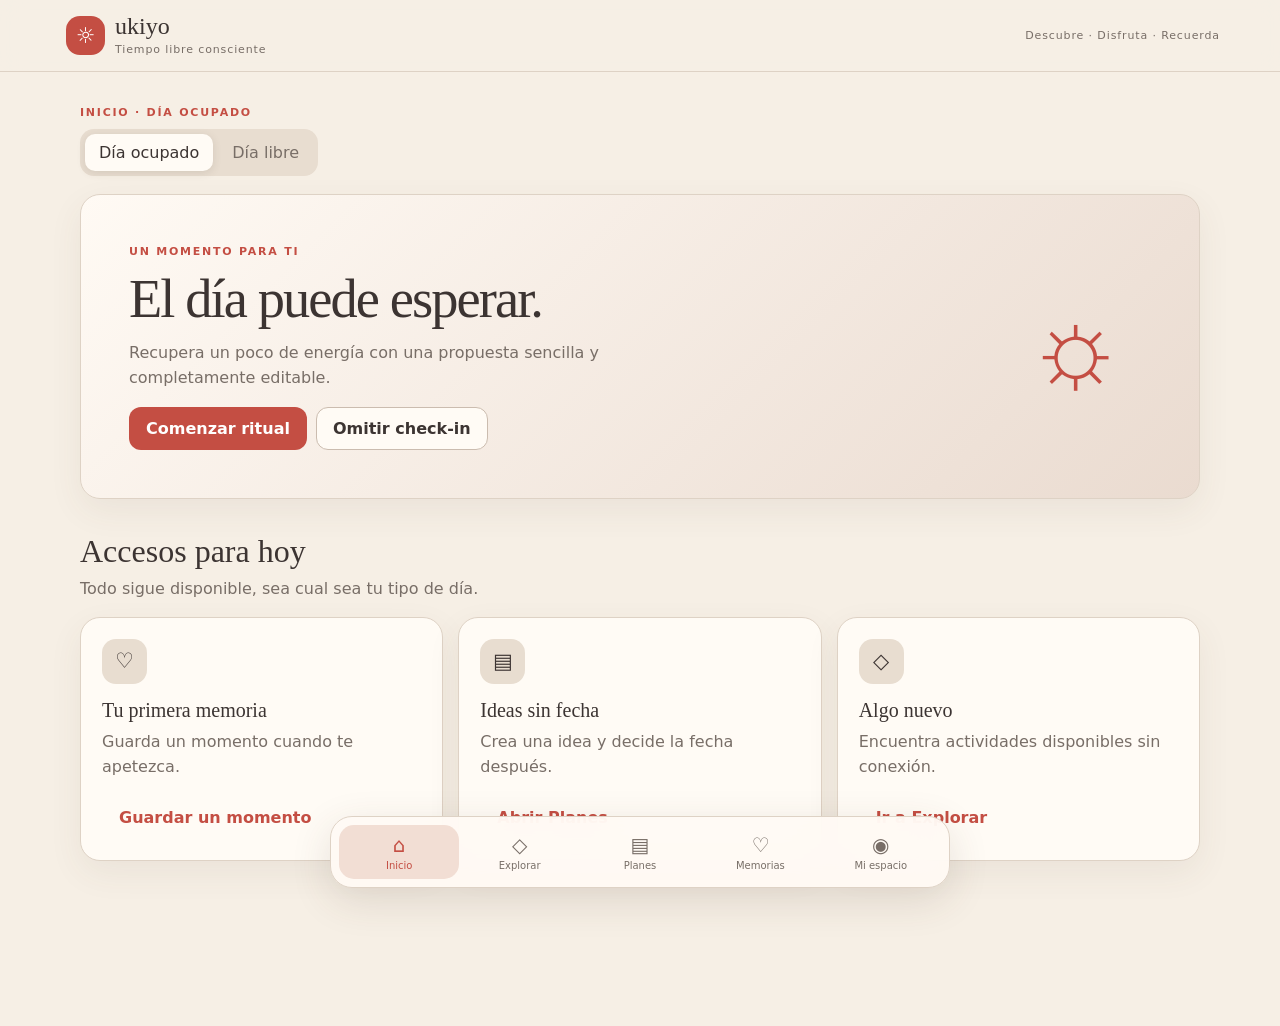
<file: index.html>
<!doctype html>
<html lang="es">
<head>
  <meta charset="utf-8">
  <meta name="viewport" content="width=device-width,initial-scale=1,viewport-fit=cover">
  <meta name="theme-color" content="#F6EFE5">
  <meta name="description" content="Ukiyo — Tiempo libre consciente">
  <title>Ukiyo — Tiempo libre consciente</title>
  <link rel="icon" href="./assets/icons/favicon.svg" type="image/svg+xml">
  <link rel="manifest" href="./manifest.webmanifest">
  <link rel="stylesheet" href="./assets/css/styles.css">
</head>
<body>
  <div id="app" aria-live="polite"></div>
  <div id="modal-root"></div>
  <div id="toast" class="toast" role="status" aria-live="polite"></div>
  <script type="module" src="./assets/js/app.js"></script>
</body>
</html>
</file>
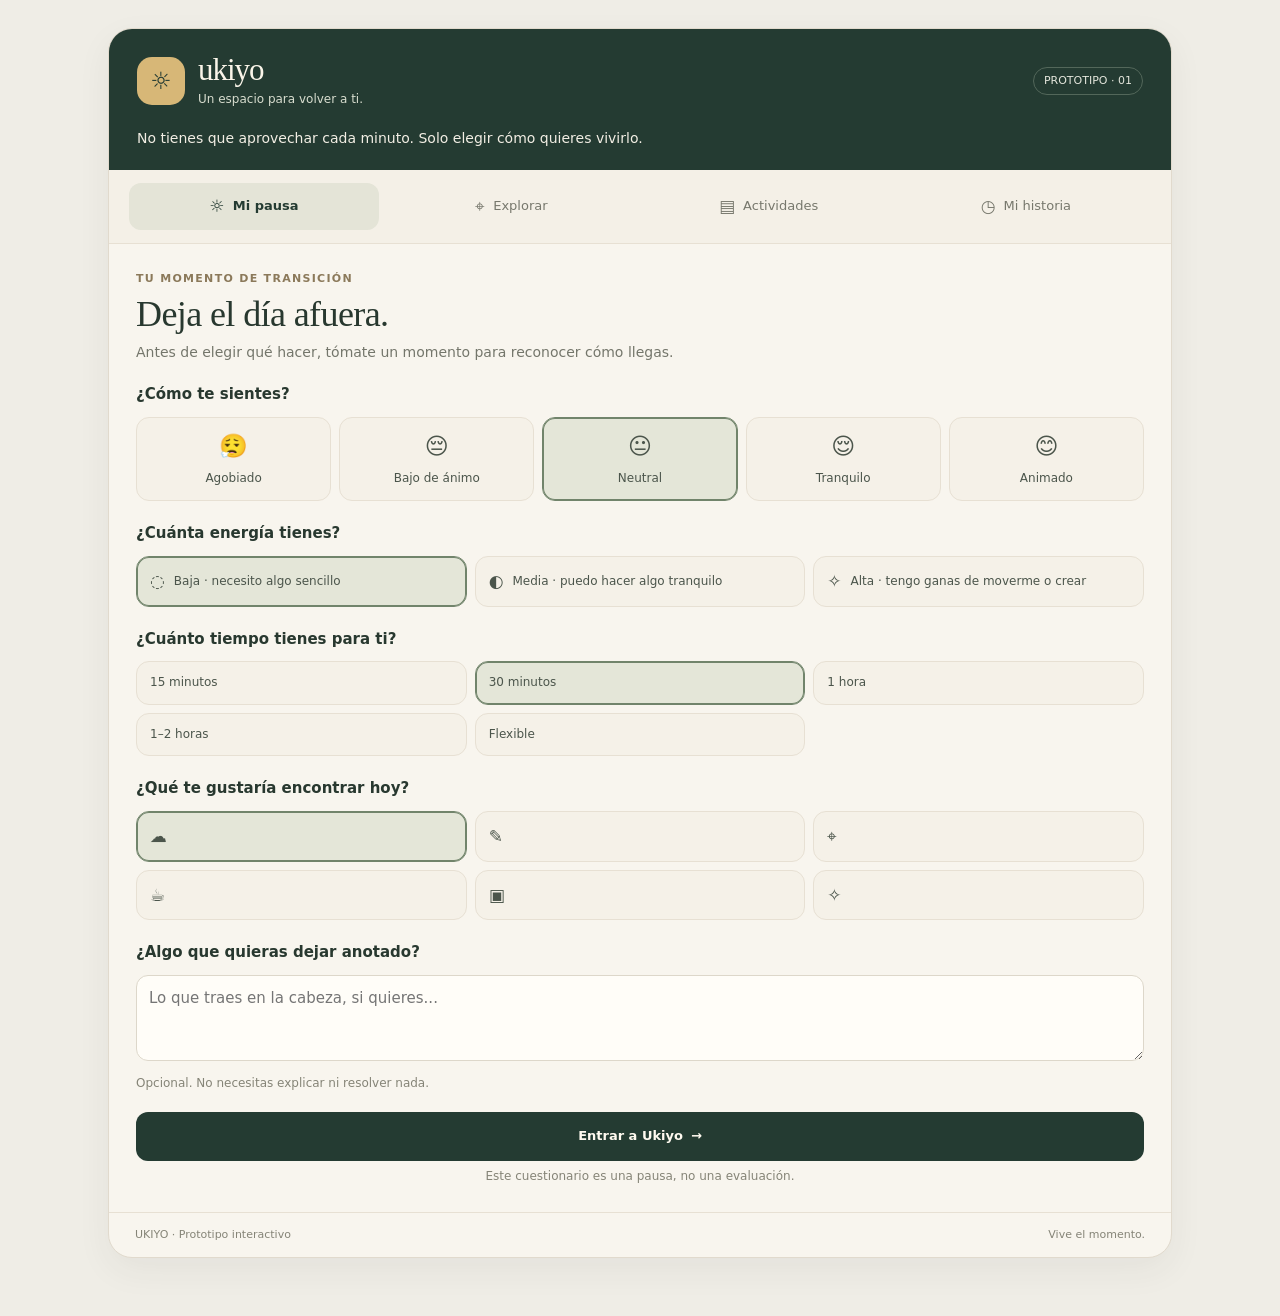
<file: ukiyo_prototipo.html>
<!DOCTYPE html>
<html lang="es">
<head>
<meta charset="UTF-8" />
<meta name="viewport" content="width=device-width, initial-scale=1.0" />
<title>Ukiyo — Un espacio para volver a ti</title>
<style>
:root{--cream:#f8f5ee;--paper:#fffdf8;--green:#243b32;--green2:#526b53;--sage:#e9e9dc;--sage2:#d5d8c7;--gold:#d7b777;--ink:#28382f;--muted:#74766b;--line:#e7e0d3;--shadow:0 12px 35px rgba(45,54,43,.06)}
*{box-sizing:border-box}body{margin:0;background:#efede6;color:var(--ink);font-family:Inter,ui-sans-serif,system-ui,-apple-system,BlinkMacSystemFont,"Segoe UI",sans-serif;font-size:15px;line-height:1.45}button,input,textarea,select{font:inherit}button{cursor:pointer}button:focus-visible,input:focus-visible,textarea:focus-visible,select:focus-visible{outline:3px solid #c8a968;outline-offset:2px}.app{max-width:1100px;margin:28px auto;padding:0 18px 30px}.shell{overflow:hidden;border:1px solid #e1dacd;border-radius:24px;background:var(--cream);box-shadow:var(--shadow)}.hero{background:var(--green);color:#faf5e9;padding:25px 28px 22px}.brandrow{display:flex;align-items:center;gap:13px}.brandmark{width:48px;height:48px;display:grid;place-items:center;border-radius:15px;background:var(--gold);color:var(--green);font-size:24px}.brand{font-family:Georgia,serif;font-size:31px;letter-spacing:-1px;line-height:1.05}.tagline{font-size:12px;color:#d8ddcf;margin-top:4px}.version{margin-left:auto;border:1px solid #53675a;border-radius:99px;padding:5px 10px;color:#e4e6dc;font-size:11px;white-space:nowrap}.hero p{margin:20px 0 0;color:#f2eee4;font-size:14px;max-width:560px}.nav{display:flex;gap:7px;padding:13px 20px;background:#f4f0e7;border-bottom:1px solid var(--line);position:sticky;top:0;z-index:5}.nav button{flex:1;border:0;border-radius:12px;background:transparent;color:#77786d;padding:11px 8px;font-size:13px;display:flex;align-items:center;justify-content:center;gap:8px}.nav button.active{background:#e4e4d7;color:var(--green);font-weight:650}.nav .ico{font-size:17px}.main{padding:27px;min-height:610px}.eyebrow{font-size:11px;letter-spacing:1.3px;text-transform:uppercase;color:#8b795a;font-weight:700;margin-bottom:7px}.heading{font-family:Georgia,serif;font-size:clamp(27px,4vw,36px);line-height:1.12;letter-spacing:-.6px;margin:0 0 8px;color:var(--ink);font-weight:500}.sub{color:var(--muted);margin:0;max-width:680px;font-size:14px}.section-head{display:flex;justify-content:space-between;align-items:end;gap:16px;margin-bottom:23px}.panel{background:var(--paper);border:1px solid var(--line);border-radius:18px;padding:19px}.soft{background:var(--sage);border:1px solid #e0e1d4;border-radius:18px;padding:18px}.field{margin-top:22px}.field h3,.panel h3,.soft h3{font-size:15px;margin:0 0 11px;font-weight:700}.hint{color:#858477;font-size:12px;margin-top:7px}.choices{display:grid;gap:8px}.choices.emotions{grid-template-columns:repeat(5,minmax(0,1fr))}.choice{border:1px solid var(--line);background:#f5f1e8;border-radius:13px;padding:12px 9px;text-align:center;color:#4b554b;min-height:67px;transition:.15s}.choice .emoji{display:block;font-size:23px;margin-bottom:3px}.choice .label{font-size:12px}.choice.selected{background:#e4e6d8;border-color:#71846b;box-shadow:inset 0 0 0 1px #71846b}.choices.cols{grid-template-columns:repeat(3,minmax(0,1fr))}.choice.compact{min-height:0;padding:12px 13px;text-align:left;display:flex;gap:9px;align-items:center;font-size:13px}.choice.compact .emoji{font-size:17px;margin:0}.choices.intentions{grid-template-columns:repeat(3,minmax(0,1fr))}.note{width:100%;min-height:86px;resize:vertical;border:1px solid #ddd7ca;background:#fffdf8;border-radius:12px;padding:12px;color:var(--ink)}.btn{border:1px solid transparent;border-radius:12px;padding:11px 15px;font-weight:650;font-size:13px;display:inline-flex;align-items:center;justify-content:center;gap:8px;transition:background .15s,border-color .15s}.btn.primary{background:var(--green);color:#fffaf0}.btn.primary:hover{background:#304b3e}.btn.secondary{background:#f5f1e8;border-color:var(--line);color:#4d5b4d}.btn.ghost{background:transparent;color:var(--green2);border-color:transparent}.btn.danger{background:#f7e9e4;color:#8d4938;border-color:#edd4cb}.btn.full{width:100%;margin-top:20px;padding:14px}.btn:disabled{opacity:.4;cursor:not-allowed}.inline-actions{display:flex;gap:8px;flex-wrap:wrap}.layout{display:grid;grid-template-columns:minmax(0,1.2fr) minmax(250px,.8fr);gap:18px}.activity-list{display:grid;gap:12px}.activity{display:flex;gap:14px;align-items:flex-start;padding:15px;background:var(--paper);border:1px solid var(--line);border-radius:16px}.activity-icon{width:48px;height:48px;flex:0 0 48px;border-radius:14px;background:#efe8d9;display:grid;place-items:center;font-size:22px}.activity-content{min-width:0;flex:1}.activity h3{margin:1px 0 3px;font-size:15px}.activity p{margin:0;color:var(--muted);font-size:12px}.tags{display:flex;flex-wrap:wrap;gap:6px;margin-top:8px}.tag{background:#f0ede4;color:#626a5c;border-radius:99px;padding:4px 8px;font-size:11px}.activity-actions{display:flex;gap:7px;margin-top:12px;flex-wrap:wrap}.activity-actions .btn{padding:8px 10px;font-size:12px}.small-label{font-size:12px;color:var(--muted)}.daily-summary{display:flex;gap:13px;align-items:center}.mood-tile{width:50px;height:50px;border-radius:14px;background:var(--sage2);display:grid;place-items:center;font-size:26px;flex-shrink:0}.daily-summary h3{margin:0 0 4px;font-size:16px}.daily-summary p{margin:0;font-size:12px;color:#626a5c}.grid2{display:grid;grid-template-columns:repeat(2,minmax(0,1fr));gap:10px}.stat{background:var(--paper);border-radius:14px;padding:15px;border:1px solid var(--line)}.stat .symbol{font-size:19px;color:var(--green2)}.stat strong{display:block;font-family:Georgia,serif;font-size:28px;font-weight:500;margin:4px 0}.stat span{font-size:12px;color:var(--muted)}.form-grid{display:grid;grid-template-columns:1fr 1fr;gap:14px}.form-row{display:grid;gap:6px}.form-row label{font-size:12px;color:#5e675b;font-weight:650}.form-row input,.form-row select,.search{width:100%;border:1px solid #ddd7ca;background:#fffdf8;border-radius:10px;padding:10px 11px;color:var(--ink)}.form-row textarea{width:100%;border:1px solid #ddd7ca;background:#fffdf8;border-radius:10px;padding:10px;min-height:75px}.form-row.fullrow{grid-column:1/-1}.library-toolbar{display:flex;gap:10px;align-items:center;margin-bottom:15px}.library-toolbar .search{flex:1;min-width:100px}.library-toolbar select{border:1px solid #ddd7ca;background:#fffdf8;border-radius:10px;padding:10px;max-width:180px}.empty{text-align:center;padding:35px 20px;color:var(--muted)}.empty .symbol{font-size:32px;margin-bottom:8px}.empty h3{color:var(--ink);margin:0 0 5px}.empty p{font-size:13px;max-width:350px;margin:0 auto 16px}.session-card{text-align:center;padding:30px 22px;background:var(--sage);border:1px solid #dfe1d2;border-radius:20px}.session-symbol{margin:0 auto 14px;width:76px;height:76px;border-radius:24px;background:var(--sage2);display:grid;place-items:center;font-size:34px}.session-card h2{font-family:Georgia,serif;font-size:27px;font-weight:500;margin:0 0 8px}.session-card p{max-width:400px;margin:0 auto 20px;color:#5e675b;font-size:13px}.timer{font-family:Georgia,serif;font-size:38px;margin:12px 0;color:var(--green)}.footer{padding:14px 26px;border-top:1px solid var(--line);display:flex;justify-content:space-between;gap:10px;color:#858477;font-size:11px}.toast{position:fixed;left:50%;bottom:22px;transform:translate(-50%,20px);opacity:0;background:var(--green);color:white;border-radius:12px;padding:11px 16px;box-shadow:var(--shadow);z-index:20;pointer-events:none;transition:.2s;font-size:13px}.toast.show{opacity:1;transform:translate(-50%,0)}.modal-backdrop{position:fixed;inset:0;background:#17251ecc;display:none;align-items:center;justify-content:center;padding:18px;z-index:10}.modal-backdrop.open{display:flex}.modal{background:var(--cream);border-radius:20px;padding:22px;width:min(570px,100%);max-height:90vh;overflow:auto;box-shadow:0 24px 80px #0003}.modal-head{display:flex;justify-content:space-between;align-items:center;margin-bottom:18px}.modal-head h2{font-family:Georgia,serif;font-weight:500;font-size:25px;margin:0}.close{border:0;background:#e9e4d9;border-radius:10px;width:35px;height:35px;font-size:20px;color:var(--green)}.modal-actions{display:flex;gap:9px;margin-top:18px;justify-content:flex-end}.hidden{display:none!important}.session-item{padding:13px 0;border-bottom:1px solid var(--line);display:flex;gap:12px;align-items:flex-start}.session-item:last-child{border-bottom:0}.session-item h4{margin:0 0 4px;font-size:14px}.session-item p{margin:0;color:var(--muted);font-size:12px}.barrow{display:grid;grid-template-columns:86px 1fr 24px;align-items:center;gap:9px;margin:11px 0;font-size:12px;color:#5e675b}.bar{height:8px;border-radius:99px;background:#e6e1d6;overflow:hidden}.bar i{display:block;height:100%;background:#829477;border-radius:99px}.link-preview{border:1px dashed #c9c5b8;background:#f5f1e8;padding:12px;border-radius:12px;font-size:12px;color:var(--muted)}
@media(max-width:720px){.app{margin:0;padding:0}.shell{border-radius:0;border-left:0;border-right:0}.hero{padding:21px 18px}.main{padding:21px 16px;min-height:600px}.nav{padding:9px 7px;gap:2px}.nav button{flex-direction:column;gap:3px;padding:9px 2px;font-size:11px}.layout{grid-template-columns:1fr}.section-head{align-items:flex-start;flex-direction:column}.choices.cols,.choices.intentions{grid-template-columns:repeat(2,minmax(0,1fr))}.form-grid{grid-template-columns:1fr}.form-row.fullrow{grid-column:auto}.activity{padding:12px}.activity-icon{width:42px;height:42px;flex-basis:42px}.footer{padding:13px 16px}.version{font-size:10px}.brand{font-size:29px}}
@media(max-width:380px){.choices.emotions{gap:4px}.choice{padding:9px 3px}.choice .label{font-size:10px}.choices.emotions .emoji{font-size:20px}.main{padding:18px 12px}.library-toolbar{flex-wrap:wrap}.library-toolbar .search{flex-basis:100%}}
</style>
</head>
<body>
<div class="app"><div class="shell">
<header class="hero"><div class="brandrow"><div class="brandmark">☼</div><div><div class="brand">ukiyo</div><div class="tagline">Un espacio para volver a ti.</div></div><span class="version">PROTOTIPO · 01</span></div><p>No tienes que aprovechar cada minuto. Solo elegir cómo quieres vivirlo.</p></header>
<nav class="nav" aria-label="Navegación principal"><button data-tab="pausa" class="active"><span class="ico">☼</span><span>Mi pausa</span></button><button data-tab="explorar"><span class="ico">⌖</span><span>Explorar</span></button><button data-tab="actividades"><span class="ico">▤</span><span>Actividades</span></button><button data-tab="historia"><span class="ico">◷</span><span>Mi historia</span></button></nav>
<main class="main" id="main"></main>
<footer class="footer"><span>UKIYO · Prototipo interactivo</span><span>Vive el momento.</span></footer>
</div></div>
<div class="toast" id="toast" role="status" aria-live="polite"></div>
<div class="modal-backdrop" id="modalBackdrop"><section class="modal" role="dialog" aria-modal="true" aria-labelledby="modalTitle"><div class="modal-head"><h2 id="modalTitle">Nueva actividad</h2><button class="close" id="closeModal" aria-label="Cerrar">×</button></div><div id="modalBody"></div></section></div>
<script>
const $=(s,root=document)=>root.querySelector(s), $$=(s,root=document)=>[...root.querySelectorAll(s)];
const defaults=[
{id:1,name:'Escuchar música',category:'Desconexión',duration:'15–30 min',energy:'Baja',icon:'♫',status:'Pendiente',type:'Recurrente',description:'Pon algo que te guste y deja que el momento fluya.',url:'',image:''},
{id:2,name:'Dibujar un rato',category:'Creatividad',duration:'Flexible',energy:'Media',icon:'✎',status:'Pendiente',type:'Recurrente',description:'Crear sin preocuparte por el resultado.',url:'',image:''},
{id:3,name:'Leer',category:'Tranquilidad',duration:'15–30 min',energy:'Baja',icon:'▤',status:'Pendiente',type:'Recurrente',description:'Leer unas páginas sin prisa.',url:'',image:''},
{id:4,name:'Salir a caminar',category:'Exploración',duration:'30–60 min',energy:'Media',icon:'↗',status:'Pendiente',type:'Recurrente',description:'Cambiar de ambiente y recorrer un lugar.',url:'',image:''},
{id:5,name:'Ver una película',category:'Entretenimiento',duration:'1–2 h',energy:'Baja',icon:'▣',status:'Pendiente',type:'Experiencia',description:'Una película que tenías ganas de ver.',url:'',image:''}
];
const state={tab:'pausa',mood:'neutral',energy:'Baja',time:'30 minutos',intention:'Desconectar',dailyNote:'',dailySaved:false,activities:defaults.map(x=>({...x})),history:[],activeSession:null,filter:'Todas',search:'',editingId:null,sessionTick:null};
const moodOptions=[['agobiado','😮‍💨','Agobiado'],['bajo','😔','Bajo de ánimo'],['neutral','😐','Neutral'],['tranquilo','😌','Tranquilo'],['animado','😊','Animado']];
const energyOptions=['Baja','Media','Alta','Variable'];
const timeOptions=['15 minutos','30 minutos','1 hora','1–2 horas','Flexible'];
const intentions=[['Desconectar','☁'],['Crear','✎'],['Explorar','⌖'],['Tranquilizarme','☕'],['Entretenerme','▣'],['Lo que surja','✧']];
const cats=['Desconexión','Creatividad','Exploración','Tranquilidad','Entretenimiento'];
const durationOptions=['5–15 min','15–30 min','30–60 min','1–2 h','Más de 2 h','Flexible'];
const iconFor=c=>({'Desconexión':'☁','Creatividad':'✎','Exploración':'⌖','Tranquilidad':'☕','Entretenimiento':'▣'}[c]||'✧');
function esc(s=''){return String(s).replace(/[&<>"']/g,c=>({'&':'&amp;','<':'&lt;','>':'&gt;','"':'&quot;',"'":'&#39;'}[c]));}
function toast(msg){const el=$('#toast');el.textContent=msg;el.classList.add('show');clearTimeout(toast.t);toast.t=setTimeout(()=>el.classList.remove('show'),2300)}
function setTab(tab){state.tab=tab;$$('.nav button').forEach(b=>b.classList.toggle('active',b.dataset.tab===tab));render()}
$$('.nav button').forEach(b=>b.addEventListener('click',()=>setTab(b.dataset.tab)));
function selectButtons(items,current,attr,kind=''){return items.map(item=>{let val,label,emoji='';if(Array.isArray(item)){[val,emoji,label]=item}else{val=item;label=item}return `<button type="button" class="choice ${kind} ${current===val?'selected':''}" data-${attr}="${esc(val)}">${emoji?`<span class="emoji">${emoji}</span>`:''}<span class="label">${esc(label)}</span></button>`}).join('')}
function renderPausa(){return `<div class="eyebrow">Tu momento de transición</div><h1 class="heading">Deja el día afuera.</h1><p class="sub">Antes de elegir qué hacer, tómate un momento para reconocer cómo llegas.</p>
<div class="field"><h3>¿Cómo te sientes?</h3><div class="choices emotions">${selectButtons(moodOptions,state.mood,'mood')}</div></div>
<div class="field"><h3>¿Cuánta energía tienes?</h3><div class="choices cols">${selectButtons([['Baja','◌','Baja · necesito algo sencillo'],['Media','◐','Media · puedo hacer algo tranquilo'],['Alta','✧','Alta · tengo ganas de moverme o crear']],state.energy,'energy','compact')}</div></div>
<div class="field"><h3>¿Cuánto tiempo tienes para ti?</h3><div class="choices cols">${selectButtons(timeOptions,state.time,'time','compact')}</div></div>
<div class="field"><h3>¿Qué te gustaría encontrar hoy?</h3><div class="choices intentions">${selectButtons(intentions,state.intention,'intention','compact')}</div></div>
<div class="field"><h3>¿Algo que quieras dejar anotado?</h3><textarea class="note" id="dailyNote" placeholder="Lo que traes en la cabeza, si quieres...">${esc(state.dailyNote)}</textarea><div class="hint">Opcional. No necesitas explicar ni resolver nada.</div></div>
<button class="btn primary full" id="enterExplore">Entrar a Ukiyo <span>→</span></button><div class="hint" style="text-align:center">Este cuestionario es una pausa, no una evaluación.</div>`}
function timeFits(activity){const t=state.time,d=activity.duration;if(t==='Flexible'||d==='Flexible')return true;const rank={'5–15 min':1,'15–30 min':2,'30–60 min':3,'1–2 h':4,'Más de 2 h':5};const tr={'15 minutos':1,'30 minutos':2,'1 hora':3,'1–2 horas':4,'Flexible':5};return (rank[d]||3)<=(tr[t]||3)+1}
function energyFits(a){if(state.energy==='Baja')return a.energy==='Baja'||a.energy==='Variable';if(state.energy==='Media')return a.energy!=='Alta';return true}
function intentionFits(a){switch(state.intention){case'Crear':return a.category==='Creatividad';case'Explorar':return a.category==='Exploración';case'Tranquilizarme':return a.category==='Tranquilidad'||a.energy==='Baja';case'Entretenerme':return a.category==='Entretenimiento';case'Desconectar':return ['Desconexión','Tranquilidad','Entretenimiento'].includes(a.category);default:return true}}
function recommendations(){let active=state.activities.filter(a=>a.status!=='Archivada');return active.map(a=>({...a,score:(intentionFits(a)?4:0)+(timeFits(a)?2:0)+(energyFits(a)?2:0)})).sort((a,b)=>b.score-a.score).slice(0,3)}
function activityCard(a,compact=false){return `<article class="activity"><div class="activity-icon">${a.image?`<img src="${esc(a.image)}" alt="" style="width:100%;height:100%;object-fit:cover;border-radius:14px">`:esc(a.icon||iconFor(a.category))}</div><div class="activity-content"><h3>${esc(a.name)}</h3><p>${esc(a.category)}${a.type?` · ${esc(a.type)}`:''}</p><div class="tags"><span class="tag">◷ ${esc(a.duration)}</span><span class="tag">${esc(a.energy)} energía</span></div>${a.description&&!compact?`<p style="margin-top:9px">${esc(a.description)}</p>`:''}${a.url&&!compact?`<p style="margin-top:7px;overflow-wrap:anywhere">↗ ${esc(a.url)}</p>`:''}<div class="activity-actions"><button class="btn primary" data-start="${a.id}">Elegir esta</button>${!compact?`<button class="btn secondary" data-edit="${a.id}">Editar</button><button class="btn secondary" data-archive="${a.id}">Archivar</button>`:`<button class="btn secondary" data-detail="${a.id}">Detalles</button>`}</div></div></article>`}
function renderExplore(){let rec=recommendations();return `<div class="section-head"><div><div class="eyebrow">Tu espacio</div><h1 class="heading">Ya estás aquí.</h1><p class="sub">No hay nada que tengas que cumplir. Estas son algunas opciones para tu momento.</p></div><button class="btn secondary" id="editDaily">Editar mi pausa</button></div>
<div class="soft" style="margin-bottom:24px"><div class="daily-summary"><div class="mood-tile">${(moodOptions.find(x=>x[0]===state.mood)||moodOptions[2])[1]}</div><div style="flex:1"><h3>${({agobiado:'La mente llena',bajo:'Poca energía emocional',neutral:'Un estado neutral',tranquilo:'Un poco de calma',animado:'Buen ánimo'})[state.mood]}</h3><p>Energía ${state.energy.toLowerCase()} · ${esc(state.time)} · ${esc(state.intention)}</p></div></div>${state.dailyNote.trim()?`<p style="font-size:13px;color:#626a5c;margin:13px 0 0;font-style:italic">“${esc(state.dailyNote)}”</p>`:''}</div>
<div class="section-head" style="margin-bottom:13px"><div><h2 style="font-size:19px;margin:0 0 4px">Podrías disfrutar...</h2><p class="sub" style="font-size:12px">Opciones orientativas, según lo que elegiste.</p></div><button class="btn ghost" id="refreshRec">↻ Ver otras</button></div>
<div class="activity-list">${rec.length?rec.map(a=>activityCard(a,true)).join(''):`<div class="empty"><div class="symbol">✧</div><h3>Tu próxima idea puede empezar aquí</h3><p>Agrega una actividad a tu biblioteca para que podamos sugerírtela.</p><button class="btn primary" data-goto="actividades">Ir a actividades</button></div>`}</div><button class="btn secondary full" id="browseAll">Explorar todas las actividades</button>`}
function renderActivities(){const list=state.activities.filter(a=>(state.filter==='Todas'||a.category===state.filter)&&(a.name+' '+a.category+' '+(a.description||'')).toLowerCase().includes(state.search.toLowerCase()));return `<div class="section-head"><div><div class="eyebrow">Tu colección personal</div><h1 class="heading">Actividades</h1><p class="sub">Cosas que disfrutas, ideas para después y experiencias que te gustaría vivir.</p></div><button class="btn primary" id="addActivity">＋ Añadir actividad</button></div>
<div class="library-toolbar"><input class="search" id="searchActivity" placeholder="Buscar actividades..." value="${esc(state.search)}"><select id="filterCategory">${['Todas',...cats].map(c=>`<option ${state.filter===c?'selected':''}>${c}</option>`).join('')}</select></div>
<div class="small-label" style="margin-bottom:12px">${list.length} actividad${list.length===1?'':'es'} · las actividades archivadas quedan fuera de la biblioteca activa</div>
<div class="activity-list">${list.length?list.map(a=>activityCard(a)).join(''):`<div class="empty"><div class="symbol">▤</div><h3>No hay actividades aquí</h3><p>Prueba otra búsqueda o agrega una idea nueva.</p><button class="btn primary" id="addActivityEmpty">Añadir actividad</button></div>`}</div>
${state.activities.some(a=>a.status==='Archivada')?`<div class="field"><h3>Archivo</h3><div class="activity-list">${state.activities.filter(a=>a.status==='Archivada').map(a=>`<article class="activity"><div class="activity-icon">${esc(a.icon||'✧')}</div><div class="activity-content"><h3>${esc(a.name)}</h3><p>${esc(a.category)} · Archivada</p><div class="activity-actions"><button class="btn secondary" data-restore="${a.id}">Restaurar</button></div></div></article>`).join('')}</div></div>`:''}`}
function renderSession(){let s=state.activeSession;if(!s)return `<div class="section-head"><div><div class="eyebrow">Tu momento, a tu ritmo</div><h1 class="heading">Elige una actividad</h1><p class="sub">Selecciona algo de tu biblioteca para comenzar.</p></div></div><button class="btn primary" data-goto="actividades">Ver actividades</button>`;return `<button class="btn ghost" id="backExplore">← Volver a explorar</button><div class="session-card" style="margin-top:18px"><div class="session-symbol">${esc(s.icon||'☼')}</div><div class="eyebrow">Un momento para ti</div><h2>${esc(s.name)}</h2><p>No necesitas llegar a ningún resultado. Puedes parar cuando quieras.</p><div class="timer" id="timerDisplay">${formatDuration(sessionSeconds(s))}</div><div class="small-label">Tiempo activo · sin contar las pausas</div><div class="inline-actions" style="justify-content:center;margin-top:18px">${s.status==='active'?`<button class="btn secondary" id="pauseSession">Ⅱ Pausar</button>`:`<button class="btn primary" id="resumeSession">▶ Reanudar</button>`}<button class="btn primary" id="finishSession">Terminar y guardar</button><button class="btn secondary" id="interruptSession">Salir sin guardar</button></div></div><div class="field"><h3>Si quieres, deja una nota</h3><textarea id="sessionNote" class="note" placeholder="¿Qué te gustaría recordar de este momento?">${esc(s.note||'')}</textarea><div class="hint">La nota se guarda con la sesión. Es opcional.</div></div>`}
function formatDuration(seconds){seconds=Math.max(0,Math.floor(seconds));let h=Math.floor(seconds/3600),m=Math.floor(seconds%3600/60),s=seconds%60;return [h,m,s].map(n=>String(n).padStart(2,'0')).join(':')}
function sessionSeconds(s){let total=s.accumulated||0;if(s.status==='active'&&s.startedSegment)total+=Math.max(0,Math.floor((Date.now()-s.startedSegment)/1000));return total}
function renderHistory(){let sessions=[...state.history].reverse();let counts=moodOptions.map(m=>({name:m[2],emoji:m[1],count:state.history.filter(h=>h.mood===m[0]).length}));let total=counts.reduce((n,x)=>n+x.count,0);return `<div class="section-head"><div><div class="eyebrow">Tus experiencias</div><h1 class="heading">Mi historia</h1><p class="sub">Un registro amable de lo que has vivido, sin calificaciones.</p></div></div><div class="soft"><h3 style="margin-bottom:14px">Este mes · vista de demostración</h3><div class="grid2"><div class="stat"><div class="symbol">♡</div><strong>${state.history.length}</strong><span>Sesiones registradas</span></div><div class="stat"><div class="symbol">▤</div><strong>${state.activities.filter(a=>a.status!=='Archivada').length}</strong><span>Ideas disponibles</span></div></div><div style="margin-top:18px;font-size:13px;font-weight:650">Estados emocionales registrados</div>${total?counts.map(c=>`<div class="barrow"><span>${c.emoji} ${c.name}</span><div class="bar"><i style="width:${c.count/total*100}%"></i></div><span>${c.count}</span></div>`).join(''):`<p class="hint">Cuando registres tus pausas, aquí aparecerá un resumen. Los días sin registro no cuentan como algo negativo.</p>`}</div><div class="field"><div class="section-head" style="margin-bottom:12px"><div><h2 style="font-size:19px;margin:0">Sesiones recientes</h2><p class="sub" style="font-size:12px">Tus momentos guardados.</p></div></div>${sessions.length?sessions.map(h=>`<div class="session-item"><div class="activity-icon" style="width:40px;height:40px;flex-basis:40px">${esc(h.icon||'☼')}</div><div style="flex:1"><h4>${esc(h.name)}</h4><p>${esc(h.date)} · ${formatDuration(h.seconds||0)} de tiempo activo${h.mood?` · Estado: ${esc((moodOptions.find(m=>m[0]===h.mood)||[])[2]||'')}`:''}</p>${h.note?`<p style="margin-top:7px;color:#4f5e50">${esc(h.note)}</p>`:''}</div><button class="btn secondary" data-repeat="${h.activityId||''}">Repetir</button></div>`).join(''):`<div class="empty"><div class="symbol">◷</div><h3>Aquí se irá formando tu historia</h3><p>Cuando termines una actividad y guardes la sesión, aparecerá aquí. No necesitas registrar cada momento de tu vida.</p><button class="btn primary" data-goto="actividades">Elegir una actividad</button></div>`}</div>`}
function render(){const main=$('#main');main.innerHTML=state.tab==='pausa'?renderPausa():state.tab==='explorar'?renderExplore():state.tab==='actividades'?renderActivities():state.tab==='sesion'?renderSession():renderHistory();bindView();}
function openModal(id=null){state.editingId=id;let a=id?state.activities.find(x=>x.id===id):null;$('#modalTitle').textContent=a?'Editar actividad':'Nueva actividad';$('#modalBody').innerHTML=`<form id="activityForm"><div class="form-grid"><div class="form-row fullrow"><label for="fName">Nombre *</label><input id="fName" name="name" required maxlength="120" placeholder="Ej. Aprender una canción" value="${esc(a?.name||'')}"></div><div class="form-row"><label for="fType">Tipo</label><select id="fType" name="type">${['Recurrente','Idea específica','Experiencia'].map(x=>`<option ${a?.type===x?'selected':''}>${x}</option>`).join('')}</select></div><div class="form-row"><label for="fCategory">Categoría</label><select id="fCategory" name="category">${cats.map(x=>`<option ${a?.category===x?'selected':''}>${x}</option>`).join('')}</select></div><div class="form-row"><label for="fDuration">Duración habitual</label><select id="fDuration" name="duration">${durationOptions.map(x=>`<option ${a?.duration===x?'selected':''}>${x}</option>`).join('')}</select></div><div class="form-row"><label for="fEnergy">Energía necesaria</label><select id="fEnergy" name="energy">${energyOptions.map(x=>`<option ${a?.energy===x?'selected':''}>${x}</option>`).join('')}</select></div><div class="form-row fullrow"><label for="fDescription">Descripción o notas (opcional)</label><textarea id="fDescription" name="description" placeholder="Un detalle que quieras recordar...">${esc(a?.description||'')}</textarea></div><div class="form-row fullrow"><label for="fUrl">Enlace (opcional)</label><input id="fUrl" name="url" type="url" placeholder="https://..." value="${esc(a?.url||'')}"><div class="hint">En la aplicación real se intentará crear una vista previa si el sitio lo permite.</div><div id="previewDemo" class="link-preview ${a?.url?'':'hidden'}">↗ <span>${esc(a?.url||'La vista previa aparecerá aquí cuando sea posible.')}</span></div></div><div class="form-row fullrow"><label for="fImage">Imagen propia (opcional)</label><input id="fImage" name="image" type="file" accept="image/png,image/jpeg,image/webp,image/gif"><div class="hint">La imagen se conserva en esta demostración mientras la página siga abierta. En la aplicación real se guardará en el servidor.</div>${a?.image?`<img src="${esc(a.image)}" alt="Imagen actual" style="width:90px;height:90px;object-fit:cover;border-radius:12px;margin-top:8px">`:''}</div></div><div class="modal-actions"><button type="button" class="btn secondary" id="cancelModal">Cancelar</button><button type="submit" class="btn primary">Guardar actividad</button></div></form>`;$('#modalBackdrop').classList.add('open');$('#fUrl').addEventListener('input',e=>{let p=$('#previewDemo');p.classList.toggle('hidden',!e.target.value);$('span',p).textContent=e.target.value||''});$('#cancelModal').addEventListener('click',closeModal);$('#activityForm').addEventListener('submit',saveActivity)}
function closeModal(){$('#modalBackdrop').classList.remove('open');state.editingId=null}
function saveActivity(e){e.preventDefault();const f=new FormData(e.target),file=$('#fImage').files[0];const old=state.editingId?state.activities.find(a=>a.id===state.editingId):null;const save=image=>{const obj={id:old?.id||Math.max(0,...state.activities.map(a=>a.id))+1,name:f.get('name').trim(),type:f.get('type'),category:f.get('category'),duration:f.get('duration'),energy:f.get('energy'),description:f.get('description').trim(),url:f.get('url').trim(),image:image||'',icon:iconFor(f.get('category')),status:old?.status||'Pendiente'};if(old)state.activities=state.activities.map(a=>a.id===old.id?obj:a);else state.activities.push(obj);closeModal();render();toast(old?'Actividad actualizada':'Actividad añadida a tu colección')};if(file){if(!file.type.startsWith('image/')){toast('Elige un archivo de imagen válido');return}if(file.size>2*1024*1024){toast('Para esta demo, el límite es 2 MB');return}const reader=new FileReader();reader.onload=()=>save(reader.result);reader.readAsDataURL(file)}else save(old?.image||'')}
function bindView(){
$$('[data-mood]').forEach(b=>b.onclick=()=>{state.mood=b.dataset.mood;render()});$$('[data-energy]').forEach(b=>b.onclick=()=>{state.energy=b.dataset.energy;render()});$$('[data-time]').forEach(b=>b.onclick=()=>{state.time=b.dataset.time;render()});$$('[data-intention]').forEach(b=>b.onclick=()=>{state.intention=b.dataset.intention;render()});
const daily=$('#dailyNote');if(daily)daily.addEventListener('input',e=>state.dailyNote=e.target.value);
$('#enterExplore')?.addEventListener('click',()=>{state.dailySaved=true;setTab('explorar');toast('Tu pausa está lista')});$('#editDaily')?.addEventListener('click',()=>setTab('pausa'));$('#browseAll')?.addEventListener('click',()=>setTab('actividades'));$('#refreshRec')?.addEventListener('click',()=>{state.activities.sort(()=>Math.random()-.5);render();toast('Aquí tienes otras opciones')});
$('#addActivity')?.addEventListener('click',()=>openModal());$('#addActivityEmpty')?.addEventListener('click',()=>openModal());$('#searchActivity')?.addEventListener('input',e=>{state.search=e.target.value;const pos=e.target.selectionStart;render();const inp=$('#searchActivity');inp.focus();inp.setSelectionRange(pos,pos)});$('#filterCategory')?.addEventListener('change',e=>{state.filter=e.target.value;render()});
$$('[data-start]').forEach(b=>b.onclick=()=>startSession(Number(b.dataset.start)));$$('[data-detail]').forEach(b=>b.onclick=()=>{const a=state.activities.find(x=>x.id===Number(b.dataset.detail));if(a)showDetail(a)});$$('[data-edit]').forEach(b=>b.onclick=()=>openModal(Number(b.dataset.edit)));$$('[data-archive]').forEach(b=>b.onclick=()=>{const a=state.activities.find(x=>x.id===Number(b.dataset.archive));if(a&&confirm(`¿Archivar “${a.name}”? Se conservará su historial.`)){a.status='Archivada';render();toast('Actividad archivada')}});$$('[data-restore]').forEach(b=>b.onclick=()=>{const a=state.activities.find(x=>x.id===Number(b.dataset.restore));if(a){a.status='Pendiente';render();toast('Actividad restaurada')}});$$('[data-goto]').forEach(b=>b.onclick=()=>setTab(b.dataset.goto));
$('#backExplore')?.addEventListener('click',()=>setTab('explorar'));$('#pauseSession')?.addEventListener('click',()=>{let s=state.activeSession;s.accumulated=sessionSeconds(s);s.status='paused';s.startedSegment=null;render();toast('Sesión en pausa')});$('#resumeSession')?.addEventListener('click',()=>{state.activeSession.status='active';state.activeSession.startedSegment=Date.now();render();toast('Continúa a tu ritmo')});$('#sessionNote')?.addEventListener('input',e=>{if(state.activeSession)state.activeSession.note=e.target.value});$('#finishSession')?.addEventListener('click',finishSession);$('#interruptSession')?.addEventListener('click',()=>{if(confirm('¿Salir sin guardar esta sesión como experiencia finalizada?')){state.activeSession=null;setTab('explorar');toast('Sesión interrumpida sin registrar')}});
$$('[data-repeat]').forEach(b=>b.onclick=()=>{const id=Number(b.dataset.repeat),a=state.activities.find(x=>x.id===id);if(a)startSession(id);else setTab('actividades')});
}
function startSession(id){const a=state.activities.find(x=>x.id===id);if(!a)return;state.activeSession={activityId:a.id,name:a.name,icon:a.icon,status:'active',startedSegment:Date.now(),accumulated:0,note:'',mood:state.mood};setTab('sesion')}
function finishSession(){const s=state.activeSession;if(!s)return;s.accumulated=sessionSeconds(s);state.history.push({id:Date.now(),activityId:s.activityId,name:s.name,icon:s.icon,date:new Date().toLocaleString('es-MX',{day:'numeric',month:'short',year:'numeric'}),seconds:s.accumulated,note:($('#sessionNote')?.value||s.note||'').trim(),mood:s.mood});const a=state.activities.find(x=>x.id===s.activityId);if(a&&a.type==='Experiencia')a.status='Disfrutada';state.activeSession=null;setTab('historia');toast('Sesión guardada en tu historia')}
function showDetail(a){$('#modalTitle').textContent=a.name;$('#modalBody').innerHTML=`<div class="soft" style="text-align:center;margin-bottom:15px"><div style="font-size:35px;margin-bottom:6px">${a.image?`<img src="${esc(a.image)}" style="width:100px;height:100px;object-fit:cover;border-radius:15px">`:esc(a.icon)}</div><div style="font-family:Georgia,serif;font-size:23px">${esc(a.name)}</div><div class="small-label">${esc(a.category)} · ${esc(a.type)}</div></div><div class="barrow" style="grid-template-columns:120px 1fr"><span>Duración habitual</span><strong>${esc(a.duration)}</strong></div><div class="barrow" style="grid-template-columns:120px 1fr"><span>Energía necesaria</span><strong>${esc(a.energy)}</strong></div>${a.description?`<p style="font-size:13px;color:#626a5c">${esc(a.description)}</p>`:''}${a.url?`<div class="link-preview">↗ Enlace guardado<br><a href="${esc(a.url)}" target="_blank" rel="noopener noreferrer">${esc(a.url)}</a></div>`:''}<div class="modal-actions"><button class="btn secondary" id="cancelModal">Cerrar</button><button class="btn primary" id="detailStart">Elegir esta</button></div>`;$('#modalBackdrop').classList.add('open');$('#cancelModal').onclick=closeModal;$('#detailStart').onclick=()=>{closeModal();startSession(a.id)}}
$('#closeModal').addEventListener('click',closeModal);$('#modalBackdrop').addEventListener('click',e=>{if(e.target.id==='modalBackdrop')closeModal()});document.addEventListener('keydown',e=>{if(e.key==='Escape')closeModal()});
render();setInterval(()=>{if(state.tab==='sesion'&&state.activeSession?.status==='active'){const t=$('#timerDisplay');if(t)t.textContent=formatDuration(sessionSeconds(state.activeSession))}},1000);
</script>
</body>
</html>
</file>
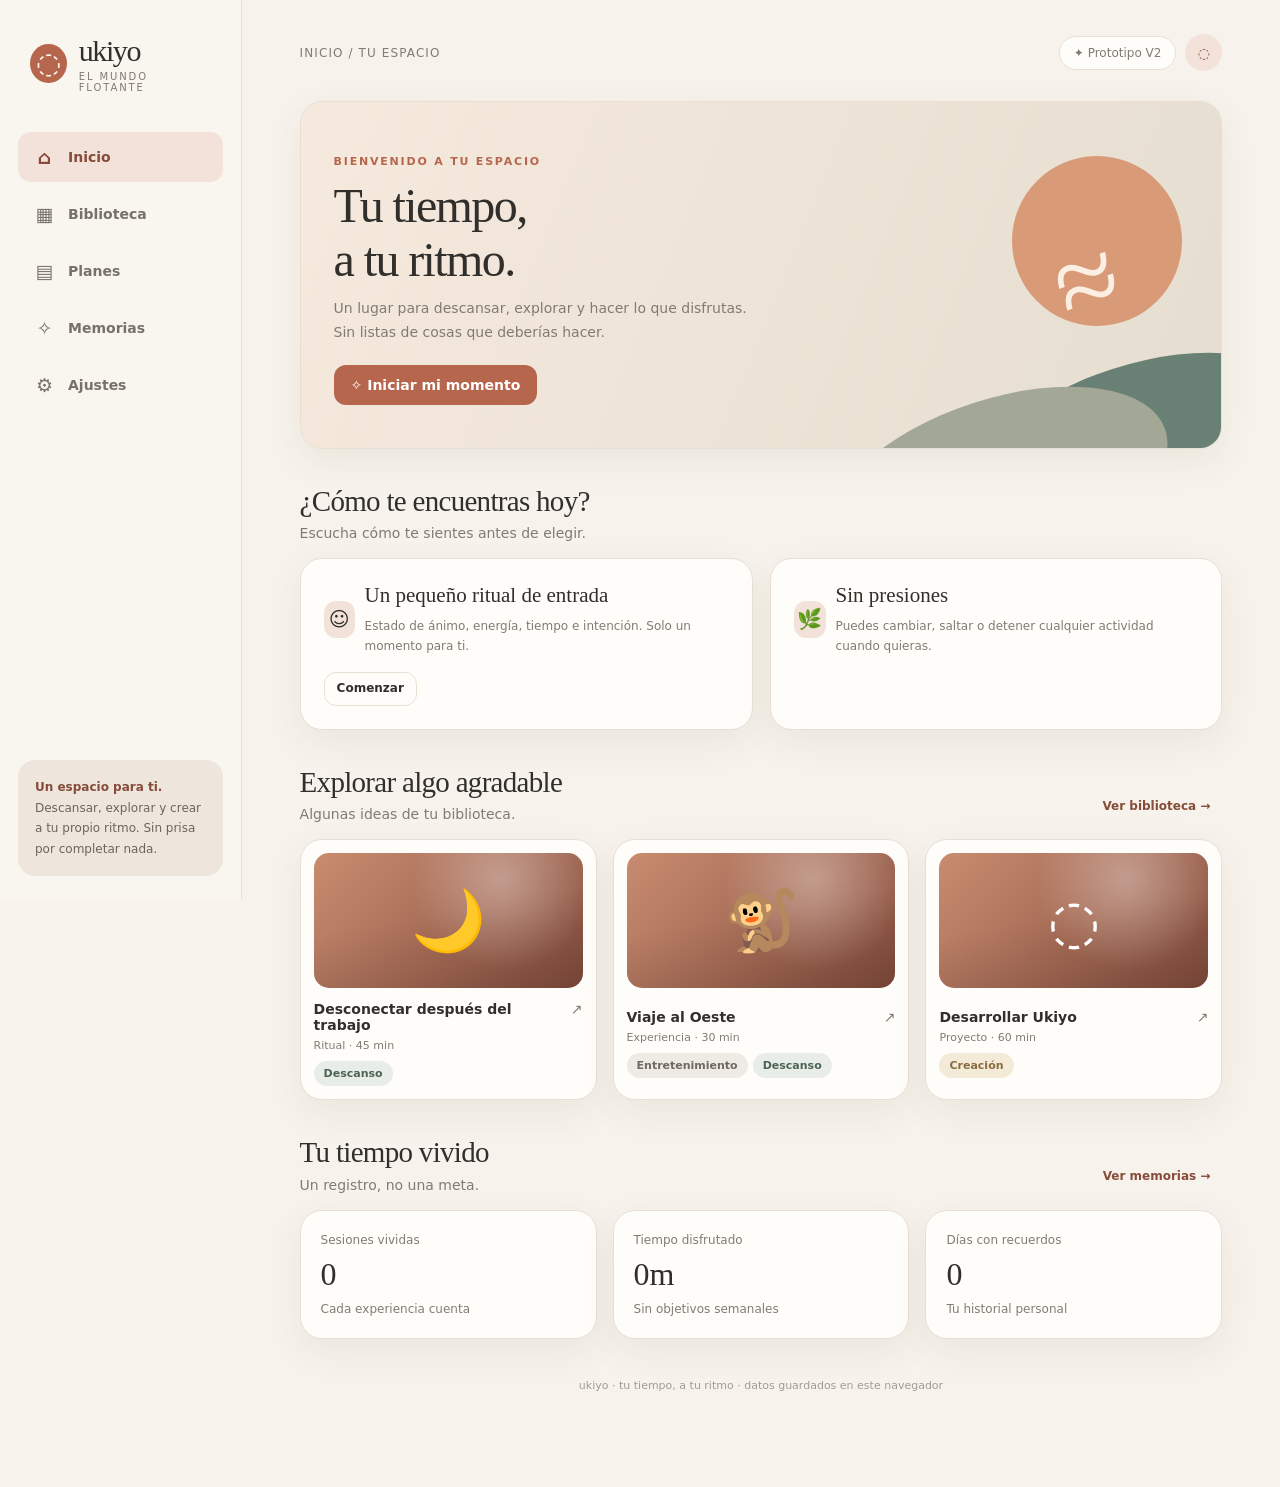
<file: Ukiyo_V2_Prototipo.html>
<!DOCTYPE html>
<html lang="es">
<head>
<meta charset="UTF-8"><meta name="viewport" content="width=device-width, initial-scale=1, viewport-fit=cover"><meta name="theme-color" content="#f6f1e9">
<title>Ukiyo V2 · Tu tiempo, a tu ritmo</title>
<style>
:root{--bg:#f7f3ec;--paper:#fffdf9;--paper2:#f1eae0;--ink:#302f2b;--muted:#817b72;--line:#e9e0d4;--terracotta:#b6664c;--deep:#864b39;--soft:#f3e2d9;--sage:#708476;--sageBg:#e8eee7;--gold:#c7a571;--shadow:0 12px 36px rgba(77,52,35,.07);--radius:22px;--serif:Georgia,'Iowan Old Style',serif;--sans:'Segoe UI',system-ui,-apple-system,sans-serif}
*{box-sizing:border-box}html{scroll-behavior:smooth}body{margin:0;background:var(--bg);font-family:var(--sans);color:var(--ink);font-size:14px}button,input,select,textarea{font:inherit}button{cursor:pointer}button:disabled{opacity:.4;cursor:not-allowed}a{color:var(--deep)}.hidden{display:none!important}.shell{max-width:1390px;margin:0 auto;display:grid;grid-template-columns:242px minmax(0,1fr);min-height:100vh}.sidebar{padding:30px 18px 24px;border-right:1px solid var(--line);display:flex;flex-direction:column;gap:35px;position:sticky;top:0;height:100vh;background:#f9f5ef}.brand{display:flex;align-items:center;gap:12px;padding:4px 12px}.brand-mark{width:39px;height:39px;border-radius:50%;display:grid;place-items:center;background:var(--terracotta);color:#fff9f0;font-family:var(--serif);font-size:29px;line-height:1}.brand-name{font-family:var(--serif);font-size:30px;letter-spacing:-1.4px}.brand-sub{font-size:10px;letter-spacing:1.9px;color:var(--muted);text-transform:uppercase;margin-top:3px}.nav{display:grid;gap:7px}.nav button{display:flex;align-items:center;gap:12px;border:0;background:transparent;text-align:left;border-radius:13px;padding:14px 15px;color:#777269;font-weight:600}.nav button.active{background:var(--soft);color:var(--deep)}.nav-ico{font-size:19px;display:inline-block;width:23px;text-align:center}.side-note{margin-top:auto;padding:17px;border-radius:17px;background:#eee6dc;color:#6a655d;line-height:1.7;font-size:12px}.side-note strong{color:var(--deep)}.main{min-width:0;padding:34px clamp(20px,4.5vw,65px) 95px}.topbar{display:flex;justify-content:space-between;align-items:center;gap:12px;margin-bottom:30px}.crumb{font-size:12px;color:var(--muted);letter-spacing:1.1px;text-transform:uppercase}.top-actions{display:flex;gap:9px;align-items:center}.pill{border:1px solid var(--line);background:var(--paper);color:var(--muted);border-radius:100px;padding:9px 14px;font-size:12px}.avatar{height:37px;width:37px;background:var(--soft);border-radius:50%;display:grid;place-items:center;color:var(--deep)}h1,h2,h3,h4,p{margin-top:0}h1{font:normal clamp(31px,4vw,48px)/1.13 var(--serif);letter-spacing:-1.6px;margin-bottom:10px}h2{font:normal 29px/1.25 var(--serif);letter-spacing:-.7px;margin-bottom:6px}h3{font:normal 21px/1.25 var(--serif);margin-bottom:7px}h4{margin-bottom:10px}.lead{color:var(--muted);line-height:1.7;margin:0}.section-head{display:flex;align-items:end;justify-content:space-between;gap:15px;margin:34px 0 17px}.section-head p{margin:0;color:var(--muted)}.eyebrow{color:var(--terracotta);letter-spacing:1.8px;text-transform:uppercase;font-size:11px;font-weight:700;margin-bottom:11px}.card{border:1px solid var(--line);background:var(--paper);border-radius:var(--radius);padding:23px;box-shadow:var(--shadow)}.card.soft{background:#f2e8df;border-color:#f2e8df}.hero{background:linear-gradient(112deg,#f6e9dd,#e5ded0);display:grid;grid-template-columns:minmax(0,1fr) 220px;overflow:hidden;min-height:254px}.hero-copy{padding:30px 0 20px 10px;z-index:1}.hero h1{max-width:520px}.hero-art{display:flex;justify-content:center;align-items:center;position:relative}.sun{position:absolute;height:170px;width:170px;border-radius:50%;background:#d99a78;top:31px;right:16px}.hill{position:absolute;width:350px;height:170px;right:-115px;bottom:-110px;border-radius:50%;background:#698175;transform:rotate(-18deg)}.hill.two{background:#a2a796;right:24px;bottom:-144px}.wave{position:absolute;top:90px;right:80px;font-family:var(--serif);font-size:115px;color:#fff9ef;opacity:.9;transform:rotate(-20deg)}.btn{border:0;border-radius:12px;padding:12px 17px;display:inline-flex;align-items:center;justify-content:center;gap:9px;background:var(--terracotta);color:white;font-weight:650;transition:.15s;line-height:1.15}.btn:hover{filter:brightness(.96);transform:translateY(-1px)}.btn.alt{background:var(--paper);border:1px solid var(--line);color:var(--ink)}.btn.ghost{background:transparent;color:var(--deep)}.btn.small{font-size:12px;padding:9px 12px}.btn.smaller{font-size:11px;padding:7px 9px}.btn.warn{background:#a3453c}.btn.full{width:100%}.grid-2{display:grid;grid-template-columns:1fr 1fr;gap:17px}.grid-3{display:grid;grid-template-columns:repeat(3,minmax(0,1fr));gap:16px}.grid-4{display:grid;grid-template-columns:repeat(4,minmax(0,1fr));gap:16px}.stack{display:grid;gap:15px}.muted{color:var(--muted)}.tiny{font-size:11px}.small{font-size:12px}.row{display:flex;align-items:center;gap:10px}.between{justify-content:space-between}.wrap{flex-wrap:wrap}.tag{display:inline-flex;align-items:center;border-radius:100px;padding:6px 10px;color:var(--deep);background:var(--soft);font-size:11px;font-weight:650}.tag.green{color:#4b6355;background:var(--sageBg)}.tag.neutral{color:#6e6a63;background:#eeeae4}.tag.gold{background:#f3ebd7;color:#886b40}.subtle-line{height:1px;background:var(--line);margin:16px 0}.mood{display:grid;grid-template-columns:repeat(5,1fr);gap:8px}.choice{border:1px solid var(--line);border-radius:12px;background:var(--paper);padding:13px 9px;display:grid;justify-items:center;gap:8px;color:var(--ink);text-align:center}.choice:hover,.choice.selected{border-color:var(--terracotta);background:#fff5ec}.choice .emoji{font-size:23px}.field{display:grid;gap:8px}.field label{font-size:12px;font-weight:680;color:#5c564f}.field input,.field textarea,.field select,select,input[type=text],input[type=number],input[type=date],input[type=url],textarea{background:#fffdf9;border:1px solid #ddd4c7;border-radius:12px;padding:11px 12px;color:var(--ink);min-width:0;width:100%;outline:none}.field textarea{min-height:92px;resize:vertical}.field input:focus,.field textarea:focus,.field select:focus{border-color:var(--terracotta);box-shadow:0 0 0 3px #b6664c17}.seg{display:flex;gap:7px;flex-wrap:wrap}.seg button{padding:9px 13px;border:1px solid var(--line);background:var(--paper);border-radius:100px;color:var(--muted)}.seg button.active{border-color:var(--terracotta);background:var(--soft);color:var(--deep);font-weight:700}.progress-track{height:7px;border-radius:100px;background:#ece6dd;overflow:hidden}.progress-fill{height:100%;background:var(--sage);border-radius:100px}.stat{padding:20px}.stat .num{font:normal 32px var(--serif);margin:7px 0}.stat .small{line-height:1.5}.cover{min-height:125px;border-radius:15px;display:flex;align-items:center;justify-content:center;font-size:60px;overflow:hidden;position:relative;color:#fff}.cover:before{content:'';position:absolute;inset:0;background:radial-gradient(circle at 70% 20%,#ffffff55,transparent 42%),linear-gradient(170deg,transparent 45%,#00000022 100%)}.cover>*{z-index:1}.cover img{width:100%;height:100%;object-fit:cover;position:absolute;inset:0}.cover.terracotta{background:linear-gradient(135deg,#c98c70,#854d3d)}.cover.sage{background:linear-gradient(135deg,#a3b4a0,#526f62)}.cover.gold{background:linear-gradient(135deg,#e2c88c,#a98250)}.cover.blue{background:linear-gradient(135deg,#92a5b0,#526a7b)}.cover.plum{background:linear-gradient(135deg,#b59baa,#78596f)}.cover.cream{background:linear-gradient(135deg,#d1bba3,#a88d73)}.item-card{padding:13px;display:grid;gap:13px;cursor:pointer}.item-card:hover{border-color:#d2ad9e;transform:translateY(-2px)}.item-card .cover{height:135px}.item-card strong{font-size:14px}.item-card .titleline{display:flex;justify-content:space-between;gap:5px;align-items:start}.item-card .meta{font-size:11px;color:var(--muted);margin-top:6px}.filters{display:flex;gap:8px;align-items:center;overflow:auto;padding:3px 0 7px}.filters button{flex-shrink:0;border-radius:100px;border:1px solid var(--line);background:var(--paper);padding:9px 13px;color:var(--muted)}.filters button.active{background:var(--ink);color:white;border-color:var(--ink)}.searchbar{max-width:270px}.searchbar input{border-radius:100px}.plan-card{padding:0;overflow:hidden;cursor:pointer}.plan-card:hover{border-color:#caa99a}.plan-card .cover{border-radius:0;height:140px}.plan-content{padding:16px}.plan-content h3{font-size:20px}.plan-days{display:flex;align-items:center;gap:7px;color:var(--muted);font-size:12px;margin:9px 0}.timeline{position:relative;padding-left:30px}.timeline:before{content:'';width:1px;position:absolute;top:6px;bottom:7px;left:9px;background:#e0d6c8}.timeline-item{position:relative;margin-bottom:18px}.timeline-item:before{content:'';position:absolute;left:-25px;top:5px;width:10px;height:10px;background:#c18468;border-radius:50%;border:3px solid var(--bg)}.timeline-item:last-child{margin-bottom:0}.timeline-item p{margin:4px 0;color:var(--muted);font-size:12px;line-height:1.5}.mini-icon{height:37px;width:37px;display:grid;place-items:center;border-radius:12px;background:var(--soft);font-size:20px}.session-bar{position:fixed;bottom:20px;left:50%;transform:translateX(-50%);width:min(590px,calc(100% - 28px));background:#37372f;color:#fffdf6;z-index:20;box-shadow:0 14px 42px #0004;border-radius:18px;padding:12px 14px;display:flex;align-items:center;gap:13px}.session-bar button{background:#ffffff20;color:white;border:1px solid #ffffff25;border-radius:10px;padding:9px 12px}.session-bar .time{font-variant-numeric:tabular-nums;font-size:21px;font-weight:650}.modal-overlay{position:fixed;inset:0;background:#25231ec0;z-index:50;display:flex;align-items:center;justify-content:center;padding:16px;overflow:auto}.modal{width:min(680px,100%);max-height:min(91vh,850px);overflow:auto;background:var(--bg);border:1px solid #fff5e9;border-radius:23px;box-shadow:0 20px 80px #0004}.modal-head{padding:24px 26px 15px;display:flex;align-items:start;gap:10px;justify-content:space-between;position:sticky;top:0;background:var(--bg);z-index:1}.modal-body{padding:0 26px 27px}.close{background:#eae1d6;border:0;border-radius:50%;width:33px;height:33px;display:grid;place-items:center;flex-shrink:0}.form-grid{display:grid;grid-template-columns:1fr 1fr;gap:15px}.form-actions{display:flex;gap:9px;margin-top:22px;justify-content:flex-end;flex-wrap:wrap}.toast{position:fixed;right:25px;bottom:26px;background:#3d4c41;color:white;padding:13px 17px;border-radius:13px;z-index:80;box-shadow:var(--shadow);max-width:320px;pointer-events:none}.details-cover{height:150px;margin-bottom:16px}.detail-info{display:grid;gap:12px}.plain-list{padding-left:20px;line-height:1.9}.accordion{border:1px solid var(--line);border-radius:14px;overflow:hidden;margin-top:10px}.accordion summary{cursor:pointer;padding:13px 14px;font-weight:620}.accordion .inside{padding:2px 14px 16px;color:var(--muted);line-height:1.7}.routine-row{border:1px solid var(--line);background:var(--paper);border-radius:15px;padding:12px;display:flex;align-items:center;gap:11px}.routine-row input[type=number]{width:78px}.routine-row .right{display:flex;gap:5px;align-items:center;margin-left:auto}.iconbtn{background:#f2eae1;border:0;border-radius:9px;padding:8px 10px;color:#6d5d54}.iconbtn:hover{background:#eadbd1}.empty{padding:34px 20px;text-align:center;background:#faf6f0;border:1px dashed #d9cabe;border-radius:18px;color:var(--muted)}.empty .big{font-size:35px;display:block;margin-bottom:8px}.tab-panel{animation:fade .18s ease}@keyframes fade{from{opacity:.5;transform:translateY(5px)}to{opacity:1;transform:translateY(0)}}.toggle{display:flex;align-items:center;gap:10px}.toggle input{accent-color:var(--terracotta);width:18px;height:18px}.footer{margin-top:40px;text-align:center;color:#a39b90;font-size:11px}.mobile-nav{display:none}.paper-note{padding:13px 15px;border-radius:14px;background:#f1ece4;color:#73695e;line-height:1.65;font-size:12px}.actions-inline{display:flex;gap:7px;flex-wrap:wrap}.day-block{border:1px solid var(--line);border-radius:16px;padding:16px;background:var(--paper)}.day-block+.day-block{margin-top:12px}.day-block h4{font-family:var(--serif);font-size:19px;margin-bottom:12px}.day-activity{display:flex;align-items:start;gap:8px;margin:8px 0;color:#69635b}.day-activity .dot{width:7px;height:7px;background:var(--terracotta);border-radius:50%;margin-top:7px;flex-shrink:0}.memory{display:flex;gap:15px;align-items:start}.memory-ico{width:48px;height:48px;border-radius:14px;background:var(--soft);display:grid;place-items:center;font-size:22px;flex-shrink:0}.microcopy{font-size:11px;color:var(--muted);line-height:1.6}.sample-note{font-size:12px;color:var(--muted);line-height:1.6}.margintop{margin-top:16px}.point{font-weight:600;color:var(--deep)}
@media(max-width:1100px){.grid-4{grid-template-columns:repeat(3,minmax(0,1fr))}.hero{grid-template-columns:1fr 160px}.sun{right:-12px}.main{padding:28px 26px 100px}}@media(max-width:800px){.shell{display:block}.sidebar{display:none}.main{padding:23px 16px 115px}.mobile-nav{display:grid;grid-template-columns:repeat(5,1fr);position:fixed;bottom:0;left:0;right:0;background:#fffdf9;border-top:1px solid var(--line);z-index:15;padding:8px 5px max(8px,env(safe-area-inset-bottom));box-shadow:0 -7px 25px #5d473315}.mobile-nav button{border:0;background:transparent;color:#92887d;display:grid;justify-items:center;gap:3px;padding:5px 0;font-size:10px}.mobile-nav button span{font-size:20px}.mobile-nav button.active{color:var(--deep);font-weight:700}.topbar{margin-bottom:23px}.hero{min-height:220px}.hero-copy{padding:20px 0 20px 0}.hero h1{font-size:36px}.session-bar{bottom:79px}.toast{bottom:95px;right:12px}.grid-4{grid-template-columns:repeat(2,minmax(0,1fr))}.grid-3{grid-template-columns:repeat(2,minmax(0,1fr))}}@media(max-width:520px){.hero{grid-template-columns:1fr;padding:19px 20px;min-height:230px}.hero-copy{padding:0}.hero-art{display:none}.hero h1{font-size:35px}.grid-2{grid-template-columns:1fr}.grid-4,.grid-3{gap:10px}.card{padding:17px}.item-card{padding:10px}.item-card .cover{height:113px}.mood{grid-template-columns:repeat(5,minmax(0,1fr));gap:4px}.choice{padding:11px 3px;font-size:10px}.choice .emoji{font-size:20px}.form-grid{grid-template-columns:1fr}.modal-head{padding:20px 19px 10px}.modal-body{padding:0 19px 24px}.main{padding-left:13px;padding-right:13px}.section-head{align-items:start}.section-head h2{font-size:25px}.searchbar{max-width:160px}.routine-row{flex-wrap:wrap}.routine-row .right{margin-left:0;width:100%;justify-content:flex-end}.session-bar{gap:7px;padding:10px}.session-bar .time{font-size:17px}.session-bar button{padding:7px 8px}}
</style></head>
<body><div class="shell"><aside class="sidebar"><div class="brand"><div class="brand-mark">◌</div><div><div class="brand-name">ukiyo</div><div class="brand-sub">El mundo flotante</div></div></div><nav class="nav" id="desktopNav"></nav><div class="side-note"><strong>Un espacio para ti.</strong><br>Descansar, explorar y crear a tu propio ritmo. Sin prisa por completar nada.</div></aside><main class="main"><header class="topbar"><div class="crumb" id="crumb">Inicio / Tu espacio</div><div class="top-actions"><span class="pill">✦ Prototipo V2</span><div class="avatar">◌</div></div></header><div id="app"></div><div class="footer">ukiyo · tu tiempo, a tu ritmo · datos guardados en este navegador</div></main></div><nav class="mobile-nav" id="mobileNav"></nav><div id="sessionMount"></div><div id="modalMount"></div><div id="toastMount"></div>
<script>
'use strict';
const STORE='ukiyo_v2_proto_2026_11';
const navs=[['inicio','⌂','Inicio'],['biblioteca','▦','Biblioteca'],['planes','▤','Planes'],['memorias','✧','Memorias'],['ajustes','⚙','Ajustes']];
const catalog={
rituals:[
{id:'r1',name:'Desconectar después del trabajo',icon:'🌙',duration:45,energy:'Baja',cats:['Descanso'],steps:[['Ducha tibia',20],['Música tranquila',15],['Respiración y pausa consciente',10]],guide:'Prepara un ambiente cómodo y realiza cada actividad a tu ritmo. Puedes omitir cualquier paso.',warning:'Evita el agua demasiado caliente. Si una técnica de respiración te produce mareo o incomodidad, respira normalmente.',tone:'terracotta'},
{id:'r2',name:'Despejar cuerpo y mente',icon:'🌿',duration:45,energy:'Media',cats:['Descanso'],steps:[['Paseo cómodo',30],['Movilidad suave',15]],guide:'Elige un recorrido conocido, camina a un ritmo agradable y mueve el cuerpo sin forzar.',warning:'Considera el clima, la iluminación y la seguridad del recorrido. Detente ante dolor, mareo o malestar.',tone:'sage'},
{id:'r3',name:'Prepararme para dormir',icon:'☾',duration:45,energy:'Baja',cats:['Descanso'],steps:[['Preparar el ambiente',10],['Lectura tranquila',20],['Relajación muscular',15]],guide:'Reduce la iluminación, elige una lectura agradable y relaja suavemente los músculos.',warning:'Evita tensionar músculos doloridos. Si la técnica causa incomodidad, omítela.',tone:'blue'},
{id:'r4',name:'Cuidar mi bienestar emocional',icon:'♡',duration:30,energy:'Variable',cats:['Descanso'],steps:[['Escribir o hablar con un amigo',15],['Música o contemplación',15]],guide:'Elige entre escribir libremente o conversar con alguien de confianza. Después dedica unos minutos a algo agradable.',warning:'No tienes que profundizar en emociones difíciles. Respeta la privacidad y disponibilidad de la otra persona.',tone:'plum'},
{id:'r5',name:'Una hora para mí',icon:'☕',duration:60,energy:'Variable',cats:['Descanso'],steps:[['Ducha relajante',20],['Lectura agradable',25],['Pausa consciente',15]],guide:'Dedica este tiempo a disfrutar sin prisas. Puedes cambiar el orden de los pasos.',warning:'Usa agua a una temperatura cómoda y evita forzar la respiración.',tone:'gold'},
{id:'r6',name:'Recuperación mínima',icon:'🍃',duration:15,energy:'Muy baja',cats:['Descanso'],steps:[['Descansar cómodamente',5],['Música tranquila',10]],guide:'Busca una postura cómoda y permítete no hacer nada más.',warning:'Escucha a un volumen agradable. Puedes interrumpir el ritual cuando lo desees.',tone:'sage'}],
experiences:[
{id:'e1',name:'Viaje al Oeste',kind:'Libro',icon:'🐒',duration:30,energy:'Baja',cats:['Entretenimiento','Descanso'],status:'En progreso',progress:'Capítulo actual por registrar',description:'Una aventura clásica para acompañar tus momentos de lectura.',tone:'terracotta',link:'',cover:''},
{id:'e2',name:'El viaje de Chihiro',kind:'Película',icon:'✨',duration:120,energy:'Baja',cats:['Entretenimiento'],status:'Pendiente',description:'Una noche de cine para dejarse llevar por otros mundos.',tone:'sage',link:'',cover:''},
{id:'e3',name:'Stranger Things',kind:'Serie',icon:'🚲',duration:50,energy:'Baja',cats:['Entretenimiento'],status:'Pendiente',description:'Un episodio para desconectar de la rutina.',tone:'blue',link:'',cover:''},
{id:'e4',name:'Stardew Valley',kind:'Videojuego',icon:'🌱',duration:45,energy:'Baja',cats:['Entretenimiento','Descanso'],status:'Pendiente',description:'Un rato de juego a tu propio ritmo.',tone:'sage',link:'',cover:''},
{id:'e5',name:'Abbey Road',kind:'Álbum',icon:'🎧',duration:45,energy:'Baja',cats:['Entretenimiento','Descanso'],status:'Pendiente',description:'Escuchar un álbum completo sin interrupciones.',tone:'plum',link:'',cover:''},
{id:'e6',name:'LEGO Botanicals',kind:'Pasatiempo',icon:'🌷',duration:50,energy:'Media',cats:['Entretenimiento','Creación'],status:'Pendiente',description:'Construir algo bonito, pieza a pieza.',tone:'gold',link:'',cover:''}],
activities:[
{id:'a1',name:'Dibujo libre',icon:'✎',duration:30,energy:'Media',cats:['Creación','Descanso'],description:'Bocetos, personajes o ilustraciones sin objetivo.',tone:'terracotta'},
{id:'a2',name:'Escritura creativa',icon:'✍',duration:30,energy:'Media',cats:['Creación'],description:'Ideas, poemas, relatos o experimentos.',tone:'plum'},
{id:'a3',name:'Fotografía',icon:'📷',duration:45,energy:'Media',cats:['Creación','Entretenimiento'],description:'Explorar composiciones y miradas diferentes.',tone:'blue'},
{id:'a4',name:'Cocina creativa',icon:'🍳',duration:60,energy:'Media',cats:['Creación','Entretenimiento'],description:'Probar una receta nueva o reinventar una conocida.',tone:'gold'},
{id:'a5',name:'Manualidades',icon:'✂',duration:45,energy:'Media',cats:['Creación','Entretenimiento'],description:'Construir, pintar o decorar.',tone:'sage'},
{id:'a6',name:'Desarrollo de software',icon:'⌘',duration:60,energy:'Alta',cats:['Creación'],description:'Explorar ideas y construir herramientas propias.',tone:'blue'},
{id:'a7',name:'Leer',icon:'📖',duration:30,energy:'Baja',cats:['Entretenimiento','Descanso'],description:'Leer a tu ritmo; puedes elegir un libro de tu biblioteca.',tone:'gold'},
{id:'a8',name:'Ver una película',icon:'🎬',duration:110,energy:'Baja',cats:['Entretenimiento'],description:'Una película elegida de tu biblioteca.',tone:'plum'},
{id:'a9',name:'Ver una serie',icon:'📺',duration:45,energy:'Baja',cats:['Entretenimiento'],description:'Un episodio o los que te apetezcan.',tone:'blue'},
{id:'a10',name:'Jugar videojuegos',icon:'🎮',duration:45,energy:'Baja',cats:['Entretenimiento'],description:'Jugar a algo conocido o probar algo nuevo.',tone:'sage'},
{id:'a11',name:'Hablar con un amigo',icon:'💬',duration:25,energy:'Variable',cats:['Descanso','Entretenimiento'],description:'Una charla sencilla con alguien de confianza.',tone:'terracotta'},
{id:'a12',name:'Pasear',icon:'🚶',duration:30,energy:'Media',cats:['Descanso'],description:'Caminar un rato por un lugar agradable y seguro.',tone:'sage'}],
projects:[{id:'p1',name:'Desarrollar Ukiyo',icon:'◌',duration:60,energy:'Alta',cats:['Creación'],description:'Un proyecto personal para diseñar y construir tu propia aplicación.',steps:[{name:'Diseñar la experiencia',done:true},{name:'Desarrollar funcionalidades',done:false},{name:'Probar la aplicación',done:false},{name:'Preparar la APK',done:false}],next:'Revisar el prototipo V2',resources:'',status:'Activo',tone:'terracotta'}],
plans:[
{id:'pl1',name:'Un día para mí',people:'Solo',days:1,budget:'Bajo',tone:'terracotta',icon:'☀',description:'Un día libre para recuperar energía, leer, crear y disfrutar de casa.',template:true,date:'',notes:'Puedes cambiar cualquier actividad o dejar bloques vacíos.',schedule:[{title:'Día 1 · Recuperar y disfrutar',blocks:[{when:'Mañana',what:'Desayuno tranquilo y paseo cercano',ref:'a12'},{when:'Mediodía',what:'Leer Viaje al Oeste · 30 min',ref:'e1'},{when:'Tarde',what:'Proyecto creativo · 60 min',ref:'p1'},{when:'Noche',what:'Ducha relajante y película en casa',ref:'r1'}]}]},
{id:'pl2',name:'Fin de semana juntos',people:'Pareja',days:2,budget:'Bajo',tone:'plum',icon:'♡',description:'Tiempo en pareja sin necesidad de salir de la ciudad.',template:true,date:'',notes:'Planes compartidos, no obligaciones.',schedule:[{title:'Día 1 · Compartir',blocks:[{when:'Mañana',what:'Preparar desayuno juntos'},{when:'Tarde',what:'Paseo por el barrio o parque',ref:'a12'},{when:'Noche',what:'Cocinar y ver una película',ref:'a4'}]},{title:'Día 2 · Sin prisas',blocks:[{when:'Mañana',what:'Desayuno especial en casa'},{when:'Tarde',what:'Actividad creativa en pareja',ref:'a1'},{when:'Noche',what:'Conversar y escuchar música'}]}]},
{id:'pl3',name:'Tres días con amigos',people:'Amigos',days:3,budget:'Bajo–medio',tone:'sage',icon:'♧',description:'Juegos, comida y convivencia sin viajes ni grandes gastos.',template:true,date:'',notes:'Los encuentros pueden ajustarse a la disponibilidad del grupo.',schedule:[{title:'Día 1 · Juegos',blocks:[{when:'Tarde',what:'Juegos de mesa o videojuegos',ref:'a10'},{when:'Noche',what:'Botanas y conversación'}]},{title:'Día 2 · Salir un poco',blocks:[{when:'Mañana',what:'Paseo o picnic en un parque',ref:'a12'},{when:'Tarde',what:'Comida compartida'}]},{title:'Día 3 · Cierre tranquilo',blocks:[{when:'Tarde',what:'Películas o videojuegos',ref:'a8'},{when:'Noche',what:'Cena sencilla de despedida'}]}]},
{id:'pl4',name:'Una semana en familia',people:'Familia',days:7,budget:'Flexible',tone:'gold',icon:'🏡',description:'Vacaciones con recorridos opcionales, actividades compartidas y descanso.',template:true,date:'',notes:'El viaje es opcional: también funciona como semana de vacaciones en casa.',schedule:[{title:'Día 1 · Llegada y descanso',blocks:[{when:'Día',what:'Traslado opcional o instalación en casa'}]},{title:'Día 2 · Explorar',blocks:[{when:'Día',what:'Paseo por un lugar nuevo'}]},{title:'Día 3 · Compartir',blocks:[{when:'Día',what:'Preparar una comida familiar',ref:'a4'}]},{title:'Día 4 · Aire libre',blocks:[{when:'Día',what:'Excursión, parque o naturaleza',ref:'a12'}]},{title:'Día 5 · Tiempo personal',blocks:[{when:'Día',what:'Lectura, juegos y actividades libres',ref:'e1'}]},{title:'Día 6 · Experiencia especial',blocks:[{when:'Día',what:'Visita cultural o actividad compartida'}]},{title:'Día 7 · Regreso tranquilo',blocks:[{when:'Día',what:'Desayuno, fotografías y regreso'}]}]}]
};
const initialState=()=>({activities:structuredClone(catalog.activities),experiences:structuredClone(catalog.experiences),rituals:structuredClone(catalog.rituals),projects:structuredClone(catalog.projects),plans:structuredClone(catalog.plans),memories:[],checkin:null,proposal:[],session:null,settings:{theme:'Claro',notifications:false},created:new Date().toISOString()});
let state;try{state=JSON.parse(localStorage.getItem(STORE));if(!state||!state.plans||!state.activities)throw Error('incompatible');}catch(e){state=initialState()}
let currentTab='inicio',libFilter='Todo',libSearch='',planFilter='Todos',memoryFilter='Todas',currentModal=null,proposalMode=false,showCheckin=true,tick=null;
function save(){try{localStorage.setItem(STORE,JSON.stringify(state))}catch(e){toast('No hay espacio suficiente para guardar. Prueba con una imagen más pequeña.')}}
function esc(v){return String(v??'').replace(/[&<>"']/g,c=>({'&':'&amp;','<':'&lt;','>':'&gt;','"':'&quot;',"'":'&#39;'}[c]))}
function strip(v){return esc(v).replace(/\n/g,'<br>')}
function uid(pre){return pre+'_'+Date.now().toString(36)+'_'+Math.random().toString(36).slice(2,7)}
function allItems(){return [...state.activities,...state.experiences,...state.rituals,...state.projects]}
function getItem(id){return allItems().find(x=>x.id===id)}
function typeOf(id){return id.startsWith('a')?'activities':id.startsWith('e')?'experiences':id.startsWith('r')?'rituals':'projects'}
function prettyType(id){return {activities:'Actividad',experiences:'Experiencia',rituals:'Ritual',projects:'Proyecto'}[typeOf(id)]}
function cover(item,cl=''){const tone=item.tone||'cream';const icon=esc(item.icon||'✦');const img=item.cover?'<img src="'+esc(item.cover)+'" alt="Portada de '+esc(item.name)+'">':'';return `<div class="cover ${esc(tone)} ${cl}"><span>${icon}</span>${img}</div>`}
function tag(t){return `<span class="tag ${t==='Descanso'?'green':t==='Creación'?'gold':'neutral'}">${esc(t)}</span>`}
function fmt(n){n=Math.max(0,Math.floor(Number(n)||0));return `${String(Math.floor(n/3600)).padStart(2,'0')}:${String(Math.floor(n%3600/60)).padStart(2,'0')}:${String(n%60).padStart(2,'0')}`}
function durationSec(item){return Math.max(60,(Number(item.duration)||30)*60)}
function dateLabel(d){return new Date(d).toLocaleDateString('es-MX',{day:'numeric',month:'short',year:'numeric'})}
function toast(msg){const mount=document.getElementById('toastMount');mount.innerHTML=`<div class="toast">${esc(msg)}</div>`;clearTimeout(window._toastTimer);window._toastTimer=setTimeout(()=>mount.innerHTML='',3300)}
function nav(tab){currentTab=tab;currentModal=null;document.getElementById('modalMount').innerHTML='';render();window.scrollTo({top:0,behavior:'smooth'})}
function renderNav(){for(const [id,icon,name] of navs){ }document.getElementById('desktopNav').innerHTML=navs.map(([id,icon,name])=>`<button class="${id===currentTab?'active':''}" onclick="nav('${id}')"><span class="nav-ico">${icon}</span>${name}</button>`).join('');document.getElementById('mobileNav').innerHTML=navs.map(([id,icon,name])=>`<button class="${id===currentTab?'active':''}" onclick="nav('${id}')"><span>${icon}</span>${name}</button>`).join('');document.getElementById('crumb').textContent=navs.find(n=>n[0]===currentTab)[2]+' / Tu espacio'}
function render(){renderNav();let html={inicio:renderInicio,biblioteca:renderBiblioteca,planes:renderPlanes,memorias:renderMemorias,ajustes:renderAjustes}[currentTab]();document.getElementById('app').innerHTML=`<div class="tab-panel">${html}</div>`;renderSessionBar()}
function renderInicio(){const ch=state.checkin;const mem=state.memories;const mins=mem.reduce((s,m)=>s+Math.round((m.seconds||0)/60),0);const days=new Set(mem.map(m=>m.at?.slice(0,10))).size;
return `<section class="card hero"><div class="hero-copy"><div class="eyebrow">Bienvenido a tu espacio</div><h1>Tu tiempo,<br>a tu ritmo.</h1><p class="lead" style="max-width:420px;margin-bottom:20px">Un lugar para descansar, explorar y hacer lo que disfrutas. Sin listas de cosas que deberías hacer.</p><button class="btn" onclick="openCheckin()">✧ Iniciar mi momento</button></div><div class="hero-art"><div class="sun"></div><div class="hill"></div><div class="hill two"></div><div class="wave">≈</div></div></section>
<div class="section-head"><div><h2>¿Cómo te encuentras hoy?</h2><p>Escucha cómo te sientes antes de elegir.</p></div>${ch?`<button class="btn alt small" onclick="openCheckin()">Editar mi check-in</button>`:''}</div>
${ch?`<div class="card"><div class="row between wrap"><div><div class="eyebrow" style="margin:0 0 7px">Tu último check-in</div><h3>${esc(ch.moodEmoji)} ${esc(ch.mood)} · Energía ${esc(ch.energy.toLowerCase())}</h3><span class="small muted">${esc(ch.time)} min disponibles · ${esc(ch.intent)}</span>${ch.note?`<p class="sample-note" style="margin-top:11px">“${esc(ch.note)}”</p>`:''}</div><button class="btn small" onclick="buildProposal()">✦ Sugerir actividades</button></div></div>`:`<div class="grid-2"><div class="card"><div class="row"><div class="mini-icon">☺</div><div><h3>Un pequeño ritual de entrada</h3><p class="lead small">Estado de ánimo, energía, tiempo e intención. Solo un momento para ti.</p></div></div><button class="btn alt small margintop" onclick="openCheckin()">Comenzar</button></div><div class="card"><div class="row"><div class="mini-icon">🌿</div><div><h3>Sin presiones</h3><p class="lead small">Puedes cambiar, saltar o detener cualquier actividad cuando quieras.</p></div></div></div></div>`}
${state.proposal.length?renderProposal():''}
<div class="section-head"><div><h2>Explorar algo agradable</h2><p>Algunas ideas de tu biblioteca.</p></div><button class="btn ghost small" onclick="nav('biblioteca')">Ver biblioteca →</button></div><div class="grid-3">${[state.rituals[0],state.experiences[0],state.projects[0]].filter(Boolean).map(renderItemCard).join('')}</div>
<div class="section-head"><div><h2>Tu tiempo vivido</h2><p>Un registro, no una meta.</p></div><button class="btn ghost small" onclick="nav('memorias')">Ver memorias →</button></div><div class="grid-3"><div class="card stat"><span class="muted small">Sesiones vividas</span><div class="num">${mem.length}</div><span class="muted small">Cada experiencia cuenta</span></div><div class="card stat"><span class="muted small">Tiempo disfrutado</span><div class="num">${mins?Math.floor(mins/60)+'h '+mins%60+'m':'0m'}</div><span class="muted small">Sin objetivos semanales</span></div><div class="card stat"><span class="muted small">Días con recuerdos</span><div class="num">${days}</div><span class="muted small">Tu historial personal</span></div></div>`}
function renderItemCard(x){if(!x)return'';const type=prettyType(x.id);return `<article class="card item-card" tabindex="0" role="button" onclick="openItem('${esc(x.id)}')" onkeydown="if(event.key==='Enter')openItem('${esc(x.id)}')">${cover(x)}<div><div class="titleline"><strong>${esc(x.name)}</strong><span class="muted">↗</span></div><div class="meta">${esc(type)} · ${esc(x.duration||30)} min</div><div class="row wrap" style="gap:5px;margin-top:9px">${(x.cats||[]).slice(0,2).map(tag).join('')}</div></div></article>`}
function renderBiblioteca(){const filters=['Todo','Actividades','Experiencias','Proyectos','Rituales'];const sets=[...state.activities,...state.experiences,...state.projects,...state.rituals].filter(x=>(libFilter==='Todo'||({'Actividades':'a','Experiencias':'e','Proyectos':'p','Rituales':'r'}[libFilter]===x.id.charAt(0)))&&(!libSearch||`${x.name} ${x.description||''}`.toLowerCase().includes(libSearch.toLowerCase())));
return `<div class="row between wrap" style="margin-bottom:18px"><div><div class="eyebrow">Tu colección personal</div><h1>Biblioteca</h1><p class="lead">Actividades, historias, proyectos y rituales que quieres disfrutar.</p></div><button class="btn" onclick="newItemMenu()">＋ Añadir a biblioteca</button></div><div class="row between wrap" style="margin:20px 0 13px"><div class="filters">${filters.map(f=>`<button class="${f===libFilter?'active':''}" onclick="libFilter='${f}';render()">${f}</button>`).join('')}</div><div class="searchbar"><input aria-label="Buscar en la biblioteca" placeholder="⌕ Buscar..." value="${esc(libSearch)}" oninput="libSearch=this.value;render();let x=document.querySelector('.searchbar input');x.focus();x.setSelectionRange(x.value.length,x.value.length)"></div></div><p class="small muted" style="margin:0 0 15px">${sets.length} elementos · Todos son editables o eliminables</p>${sets.length?`<div class="grid-4">${sets.map(renderItemCard).join('')}</div>`:`<div class="empty"><span class="big">✦</span>No encontramos elementos. Puedes crear uno nuevo.</div>`}`}
function renderPlanes(){const filters=['Todos','Solo','Pareja','Amigos','Familia'];let arr=state.plans.filter(p=>planFilter==='Todos'||p.people===planFilter);return `<div class="row between wrap"><div><div class="eyebrow">Tiempo con intención, sin rigidez</div><h1>Planes</h1><p class="lead">Días libres, encuentros y vacaciones. Una idea puede convertirse en itinerario o en simple diario.</p></div><button class="btn" onclick="openPlanEditor()">＋ Nuevo plan</button></div><div class="section-head" style="margin-top:25px"><div><h2>Inspiración para tus días</h2><p>Cuatro plantillas listas para personalizar.</p></div></div><div class="filters">${filters.map(f=>`<button class="${f===planFilter?'active':''}" onclick="planFilter='${f}';render()">${f}</button>`).join('')}</div><div class="grid-2" style="margin-top:13px">${arr.map(p=>`<article class="card plan-card" tabindex="0" role="button" onclick="openPlan('${esc(p.id)}')" onkeydown="if(event.key==='Enter')openPlan('${esc(p.id)}')">${cover(p)}<div class="plan-content"><div class="row between wrap" style="margin-bottom:5px">${tag(p.people)}<span class="tag neutral">${p.template?'Plantilla':'Mi plan'}</span></div><h3>${esc(p.name)}</h3><p class="lead small">${esc(p.description||'')}</p><div class="plan-days">▤ ${p.days} ${p.days===1?'día':'días'} · Presupuesto ${esc(p.budget?.toLowerCase()||'flexible')}</div><div class="row between"><span class="small muted">${p.schedule.length} ${p.schedule.length===1?'jornada':'jornadas'}</span><span class="point small">Explorar →</span></div></div></article>`).join('')}</div>`}
function renderMemorias(){const mem=[...state.memories].sort((a,b)=>new Date(b.at)-new Date(a.at));const filters=['Todas','Descanso','Entretenimiento','Creación'];const found=mem.filter(m=>memoryFilter==='Todas'||m.cats?.includes(memoryFilter));const mins=mem.reduce((a,m)=>a+(m.seconds||0),0);return `<div class="eyebrow">Las huellas de lo que disfrutas</div><h1>Memorias</h1><p class="lead">Un pequeño archivo de momentos, sin rachas ni objetivos.</p><div class="grid-3" style="margin-top:24px"><div class="card stat"><span class="small muted">Sesiones</span><div class="num">${mem.length}</div></div><div class="card stat"><span class="small muted">Tiempo registrado</span><div class="num">${Math.floor(mins/3600)}h ${Math.floor((mins%3600)/60)}m</div></div><div class="card stat"><span class="small muted">Recuerdos favoritos</span><div class="num">${mem.filter(m=>m.favorite).length}</div></div></div><div class="section-head"><div><h2>Tu historia reciente</h2><p>Las sesiones terminadas se registran automáticamente.</p></div><button class="btn alt small" onclick="openManualMemory()">＋ Añadir recuerdo</button></div><div class="filters">${filters.map(f=>`<button class="${f===memoryFilter?'active':''}" onclick="memoryFilter='${f}';render()">${f}</button>`).join('')}</div><div class="stack" style="margin-top:12px">${found.length?found.map(m=>{const item=getItem(m.itemId);return `<div class="card memory"><div class="memory-ico">${esc(item?.icon||'✦')}</div><div style="flex:1;min-width:0"><div class="row between wrap"><strong>${esc(m.name)}</strong><span class="small muted">${dateLabel(m.at)}</span></div><p class="small muted" style="margin:6px 0">${m.seconds?Math.round(m.seconds/60)+' min · ':''}${esc((m.cats||[]).join(' · '))}</p>${m.note?`<p class="small" style="margin-bottom:9px">${esc(m.note)}</p>`:''}<div class="actions-inline"><button class="btn alt smaller" onclick="toggleFav('${esc(m.id)}')">${m.favorite?'♥ Destacado':'♡ Destacar'}</button><button class="btn ghost smaller" onclick="editMemory('${esc(m.id)}')">Editar nota</button><button class="btn ghost smaller" onclick="deleteMemory('${esc(m.id)}')">Eliminar</button></div></div></div>`}).join(''):`<div class="empty"><span class="big">✧</span><strong>Aquí aparecerán tus momentos.</strong><br><span class="small">Prueba iniciar una actividad con temporizador, o añade un recuerdo manualmente.</span></div>`}</div>`}
function renderAjustes(){return `<div class="eyebrow">A tu manera</div><h1>Ajustes</h1><p class="lead">Controla tus preferencias y los datos de este prototipo.</p><div class="stack" style="margin-top:24px"><section class="card"><h3>Tu experiencia</h3><div class="field"><label>Apariencia</label><select onchange="state.settings.theme=this.value;save();toast('Preferencia guardada (tema claro en este prototipo)')"><option ${state.settings.theme==='Claro'?'selected':''}>Claro</option><option ${state.settings.theme==='Sistema'?'selected':''}>Sistema</option><option ${state.settings.theme==='Oscuro'?'selected':''}>Oscuro</option></select><p class="microcopy">La interfaz final podrá respetar el tema del sistema; aquí se presenta la identidad visual clara.</p></div><div class="subtle-line"></div><div class="toggle"><input type="checkbox" disabled><label>Notificaciones nativas (disponibles tras integrar Android)</label></div></section><section class="card"><h3>Tus datos</h3><p class="lead small" style="margin-bottom:17px">Este prototipo funciona sin servidor y guarda su información en el almacenamiento del navegador donde lo abres. No constituye todavía la base de datos ni el almacenamiento de archivos de la futura APK.</p><div class="actions-inline"><button class="btn" onclick="exportData()">↓ Exportar respaldo JSON</button><label class="btn alt" style="cursor:pointer">↑ Importar respaldo<input type="file" accept="application/json,.json" style="display:none" onchange="importData(this.files[0])"></label><button class="btn alt" onclick="resetData()">Restablecer ejemplos</button></div></section><section class="card"><h3>Sobre Ukiyo V2</h3><p class="lead small">Descanso · Entretenimiento · Creación · Planes · Memorias. Una herramienta para el tiempo libre, no para la productividad.</p><div class="paper-note margintop">Versión de demostración HTML. No incluye lector EPUB, sincronización, alarmas nativas ni una APK empaquetada. Las portadas son ilustraciones tipográficas integradas y puedes reemplazarlas por imágenes propias.</div></section></div>`}
function openModal(title,html){currentModal={title};document.getElementById('modalMount').innerHTML=`<div class="modal-overlay" onclick="if(event.target===this)closeModal()"><section class="modal" role="dialog" aria-modal="true" aria-label="${esc(title)}"><div class="modal-head"><h2>${esc(title)}</h2><button class="close" aria-label="Cerrar" onclick="closeModal()">✕</button></div><div class="modal-body">${html}</div></section></div>`;document.body.style.overflow='hidden'}
function closeModal(){currentModal=null;document.getElementById('modalMount').innerHTML='';document.body.style.overflow=''}
function openCheckin(){const c=state.checkin||{mood:'En calma',moodEmoji:'😌',energy:'Media',time:60,intent:'Un poco de todo',note:''};openModal('Mi ritual de entrada',`<p class="lead" style="margin-bottom:20px">No necesitas sentirte de ninguna manera especial. Solo elige cómo estás ahora.</p><form onsubmit="saveCheckin(event)"><div class="field"><label>¿Cómo te sientes?</label><div class="mood">${[['Cansado','😴'],['Tranquilo','😌'],['Neutral','🙂'],['Animado','😊'],['Emocionado','✨']].map(([m,e])=>`<label class="choice ${c.mood===m?'selected':''}"><input type="radio" name="mood" value="${m}" ${c.mood===m?'checked':''} hidden onchange="document.querySelectorAll('.mood .choice').forEach(x=>x.classList.remove('selected'));this.parentElement.classList.add('selected')"><span class="emoji">${e}</span><span>${m}</span></label>`).join('')}</div></div><div class="form-grid margintop"><div class="field"><label>Tu energía</label><select name="energy"><option ${c.energy==='Baja'?'selected':''}>Baja</option><option ${c.energy==='Media'?'selected':''}>Media</option><option ${c.energy==='Alta'?'selected':''}>Alta</option></select></div><div class="field"><label>Tiempo disponible (min)</label><input type="number" name="time" min="10" max="1440" value="${Number(c.time)||60}" required></div></div><div class="field margintop"><label>¿Qué te apetece?</label><select name="intent">${['Descanso','Entretenimiento','Creación','Un poco de todo'].map(x=>`<option ${x===c.intent?'selected':''}>${x}</option>`).join('')}</select></div><div class="field margintop"><label>Una nota para ti (opcional)</label><textarea name="note" placeholder="Hoy me gustaría...">${esc(c.note)}</textarea></div><div class="form-actions"><button type="button" class="btn alt" onclick="closeModal()">Ahora no</button><button class="btn" type="submit">✦ Ver sugerencias</button></div></form>`)}
function saveCheckin(e){e.preventDefault();const f=e.target,mood=f.mood.value||'Tranquilo';let emojis={Cansado:'😴',Tranquilo:'😌',Neutral:'🙂',Animado:'😊',Emocionado:'✨'};state.checkin={mood,moodEmoji:emojis[mood],energy:f.energy.value,time:Math.max(10,Math.min(1440,Number(f.time.value)||60)),intent:f.intent.value,note:f.note.value,at:new Date().toISOString()};save();closeModal();buildProposal()}
function buildProposal(){if(!state.checkin)return openCheckin();const c=state.checkin,cap=c.time;let items=allItems().filter(x=>{if(c.intent!=='Un poco de todo'&&!(x.cats||[]).includes(c.intent))return false;if(c.energy==='Baja'&&x.energy==='Alta')return false;return true});const catOrder=c.intent==='Un poco de todo'?['Descanso','Entretenimiento','Creación']: [c.intent];let selected=[],used=0;for(const cat of catOrder){const group=items.filter(x=>x.cats?.includes(cat)&&!selected.some(s=>s.itemId===x.id));group.sort((a,b)=>{let score=x=>x.energy==='Alta'&&c.energy==='Alta'?-2:0;return Math.abs((a.duration||30)-Math.min(cap/2,60))+score(a)-Math.abs((b.duration||30)-Math.min(cap/2,60))-score(b)});const candidate=group.find(x=>x.duration<=cap-used)||group[0];if(candidate){let time=Math.min(candidate.duration,cap-used);if(time>=10){selected.push({id:uid('q'),itemId:candidate.id,minutes:time});used+=time}}}if(!selected.length){const candidate=items.find(x=>x.duration<=cap)||items[0];if(candidate)selected=[{id:uid('q'),itemId:candidate.id,minutes:Math.min(candidate.duration,cap)}]};state.proposal=selected;save();render();document.getElementById('proposalBox')?.scrollIntoView({behavior:'smooth',block:'center'});toast('Estas son solo ideas. Puedes cambiarlas a tu gusto.')}
function renderProposal(){const q=state.proposal,sum=q.reduce((s,x)=>s+(Number(x.minutes)||0),0);return `<section class="card" id="proposalBox" style="margin-top:20px"><div class="row between wrap"><div><div class="eyebrow">Una posibilidad para tu momento</div><h3>Tu propuesta, a tu manera</h3><p class="small muted">Reordena, cambia duraciones o quita lo que no te apetezca.</p></div><button class="btn alt small" onclick="buildProposal()">↻ Otra sugerencia</button></div><div class="stack" style="margin-top:19px">${q.map((r,i)=>{const item=getItem(r.itemId);if(!item)return'';return `<div class="routine-row"><div class="mini-icon">${esc(item.icon)}</div><div style="flex:1;min-width:120px"><strong>${esc(item.name)}</strong><div class="tiny muted">${esc(prettyType(item.id))}</div></div><div class="right"><input type="number" title="Duración en minutos" min="1" max="1440" value="${r.minutes}" onchange="changeProposalTime('${r.id}',this.value)"><button class="iconbtn" ${i===0?'disabled':''} onclick="moveProposal(${i},-1)" title="Subir">↑</button><button class="iconbtn" ${i===q.length-1?'disabled':''} onclick="moveProposal(${i},1)" title="Bajar">↓</button><button class="iconbtn" onclick="removeProposal('${r.id}')" title="Quitar">✕</button></div></div>`}).join('')}</div><div class="row between wrap" style="margin-top:17px"><span class="small muted">${sum} de ${state.checkin?.time||0} min propuestos ${sum<(state.checkin?.time||0)?'· Tiempo libre: '+((state.checkin?.time||0)-sum)+' min':''}</span><button class="btn alt small" onclick="openProposalAdd()">＋ Añadir otra actividad</button></div><div class="actions-inline margintop"><button class="btn" ${q.length?'':'disabled'} onclick="startProposalItem(0)">▶ Empezar la primera actividad</button><button class="btn ghost" onclick="state.proposal=[];save();render()">Descartar propuesta</button></div></section>`}
function changeProposalTime(id,v){const q=state.proposal.find(x=>x.id===id);if(q){q.minutes=Math.max(1,Math.min(1440,Number(v)||1));save();render()}}
function moveProposal(i,dir){const j=i+dir;if(j<0||j>=state.proposal.length)return;[state.proposal[i],state.proposal[j]]=[state.proposal[j],state.proposal[i]];save();render()}
function removeProposal(id){state.proposal=state.proposal.filter(x=>x.id!==id);save();render()}
function openProposalAdd(){openModal('Añadir a mi momento',`<p class="lead">Elige cualquier elemento de tu biblioteca.</p><div class="stack margintop">${allItems().map(x=>`<button class="btn alt full" style="justify-content:space-between;text-align:left" onclick="addProposal('${esc(x.id)}')"><span>${esc(x.icon)} ${esc(x.name)}</span><span class="small muted">${x.duration||30} min ＋</span></button>`).join('')}</div>`)}
function addProposal(id){const x=getItem(id);if(!x)return;state.proposal.push({id:uid('q'),itemId:id,minutes:x.duration||30});save();closeModal();render()}
function startProposalItem(i){const q=state.proposal[i];if(q)startTimer(q.itemId,q.minutes,q.id)}
function openItem(id){const x=getItem(id);if(!x)return;const tp=typeOf(id);let extra='';if(tp==='rituals'){extra=`<h4>Pasos sugeridos</h4><div class="stack">${(x.steps||[]).map(([n,m])=>`<div class="row between"><span>${esc(n)}</span><span class="muted small">${esc(m)} min</span></div>`).join('')}</div><details class="accordion"><summary>Instrucciones y precauciones ▾</summary><div class="inside">${strip(x.guide||'Disfrútalo a tu ritmo.')}<br><br><strong>Precaución:</strong> ${strip(x.warning||'Elige un entorno cómodo y seguro.')}</div></details>`}
if(tp==='projects'){extra=`<h4>Etapas opcionales</h4><div class="stack">${(x.steps||[]).map((s,i)=>`<label class="toggle"><input type="checkbox" ${s.done?'checked':''} onchange="toggleStep('${esc(id)}',${i},this.checked)"><span>${esc(s.name)}</span></label>`).join('')}</div><div class="paper-note margintop"><strong>Próximo paso:</strong> ${esc(x.next||'Sin definir')}</div>${x.resources?`<p class="small">Recursos: ${esc(x.resources)}</p>`:''}`}
if(tp==='experiences')extra=`<div class="paper-note"><strong>Estado:</strong> ${esc(x.status||'Pendiente')}${x.progress?`<br><strong>Progreso:</strong> ${esc(x.progress)}`:''}<br><span class="microcopy">El lector EPUB no forma parte de este prototipo.</span></div>`;
const mem=state.memories.filter(m=>m.itemId===id);openModal(x.name,`${cover(x,'details-cover')}<div class="row wrap" style="margin-bottom:14px">${(x.cats||[]).map(tag).join('')}<span class="tag neutral">${esc(x.energy||'Variable')} · ${x.duration||30} min sugeridos</span></div><p class="lead">${esc(x.description||'Un momento para disfrutar a tu manera.')}</p>${x.link?`<p class="small margintop"><a href="${esc(safeUrl(x.link))}" target="_blank" rel="noopener noreferrer">Abrir enlace relacionado ↗</a></p>`:''}<div class="subtle-line"></div>${extra}<div class="paper-note margintop">${mem.length} ${mem.length===1?'sesión registrada':'sesiones registradas'}${mem.length?` · ${Math.round(mem.reduce((s,m)=>s+(m.seconds||0),0)/60)} min disfrutados`:''}</div><div class="form-actions"><button class="btn alt" onclick="editItem('${esc(id)}')">✎ Editar</button><button class="btn" onclick="startTimer('${esc(id)}',${Number(x.duration)||30})">▶ Iniciar sesión</button></div>`)}
function toggleStep(id,i,v){const x=getItem(id);if(x?.steps?.[i]){x.steps[i].done=v;save();toast('Etapa actualizada')}}
function newItemMenu(){openModal('¿Qué quieres añadir?',`<p class="lead">Elige qué tipo de experiencia quieres guardar.</p><div class="grid-2 margintop">${[['activities','✎','Actividad recurrente'],['experiences','✦','Experiencia específica'],['projects','⌘','Proyecto personal'],['rituals','🌿','Ritual de autocuidado']].map(([t,icon,n])=>`<button class="btn alt" style="min-height:85px;flex-direction:column" onclick="editItem(null,'${t}')"><span style="font-size:25px">${icon}</span>${n}</button>`).join('')}</div>`)}
function editItem(id=null,forcedType=null){const x=id?getItem(id):null,tp=forcedType||typeOf(id||'a'),label={activities:'actividad',experiences:'experiencia',projects:'proyecto',rituals:'ritual'}[tp];const v=x||{};openModal((x?'Editar ':'Nueva ')+label,`<form id="itemForm" onsubmit="saveItem(event,'${esc(tp)}','${esc(id||'')}')"><div class="form-grid"><div class="field"><label>Nombre</label><input name="name" required maxlength="110" value="${esc(v.name||'')}" placeholder="Ej. Dibujar mi personaje"></div><div class="field"><label>Duración sugerida (min)</label><input name="duration" type="number" min="1" max="1440" value="${v.duration||30}" required></div><div class="field"><label>Energía sugerida</label><select name="energy">${['Muy baja','Baja','Media','Alta','Variable'].map(z=>`<option ${v.energy===z?'selected':''}>${z}</option>`).join('')}</select></div><div class="field"><label>Icono (emoji o símbolo)</label><input name="icon" maxlength="8" value="${esc(v.icon||'✦')}"></div></div><div class="field margintop"><label>Categorías (puedes elegir varias)</label><div class="seg">${['Descanso','Entretenimiento','Creación'].map(c=>`<label class="toggle" style="padding:7px 8px"><input type="checkbox" name="cat" value="${c}" ${(v.cats||['Entretenimiento']).includes(c)?'checked':''}>${c}</label>`).join('')}</div></div><div class="field margintop"><label>Descripción</label><textarea name="description" placeholder="¿Qué te gusta de esta actividad?">${esc(v.description||'')}</textarea></div><div class="form-grid margintop"><div class="field"><label>Portada desde tu dispositivo</label><input name="coverFile" type="file" accept="image/png,image/jpeg,image/webp" style="padding:9px"><span class="microcopy">Se redimensiona para guardar una miniatura local; no se sube a ningún servidor.</span></div><div class="field"><label>Color de la portada alternativa</label><select name="tone">${['terracotta','sage','gold','blue','plum','cream'].map(t=>`<option ${v.tone===t?'selected':''} value="${t}">${({terracotta:'Terracota',sage:'Verde salvia',gold:'Dorado',blue:'Azul',plum:'Malva',cream:'Crema'})[t]}</option>`).join('')}</select></div></div>${tp==='experiences'?`<div class="form-grid margintop"><div class="field"><label>Tipo</label><select name="kind">${['Libro','Película','Serie','Videojuego','Álbum','Pasatiempo','Otro'].map(z=>`<option ${v.kind===z?'selected':''}>${z}</option>`).join('')}</select></div><div class="field"><label>Estado</label><select name="status">${['Pendiente','En progreso','Terminado','En pausa'].map(z=>`<option ${v.status===z?'selected':''}>${z}</option>`).join('')}</select></div></div><div class="field margintop"><label>Progreso libre (opcional)</label><input name="progress" value="${esc(v.progress||'')}" placeholder="Ej. Temporada 2, episodio 3"></div><div class="field margintop"><label>Enlace relacionado (opcional)</label><input name="link" type="url" value="${esc(v.link||'')}" placeholder="https://..."></div>`:''}${tp==='projects'?`<div class="field margintop"><label>Próximo paso (opcional)</label><input name="next" value="${esc(v.next||'')}" placeholder="Ej. Dibujar el primer boceto"></div><div class="field margintop"><label>Etapas, una por línea</label><textarea name="steps">${esc((v.steps||[]).map(s=>s.name).join('\n'))}</textarea></div><div class="field margintop"><label>Recursos o notas</label><textarea name="resources">${esc(v.resources||'')}</textarea></div>`:''}${tp==='rituals'?`<div class="field margintop"><label>Pasos, uno por línea (nombre | minutos)</label><textarea name="steps" placeholder="Ducha tibia | 20&#10;Leer | 15">${esc((v.steps||[]).map(s=>s.join(' | ')).join('\n'))}</textarea></div><div class="field margintop"><label>Instrucciones mínimas (desplegables)</label><textarea name="guide">${esc(v.guide||'')}</textarea></div><div class="field margintop"><label>Precauciones</label><textarea name="warning">${esc(v.warning||'')}</textarea></div>`:''}<div class="form-actions">${id?`<button type="button" class="btn ghost" onclick="deleteItem('${esc(id)}')">Eliminar</button>`:''}<button type="button" class="btn alt" onclick="closeModal()">Cancelar</button><button class="btn" type="submit">Guardar ${label}</button></div></form>`)}
function safeUrl(s){try{const u=new URL(s);return ['https:','http:'].includes(u.protocol)?u.href:'#'}catch(e){return '#'}}
function compressFile(file){return new Promise((resolve,reject)=>{if(!file)return resolve(null);if(file.size>12*1024*1024)return reject(Error('Usa una imagen menor a 12 MB'));const reader=new FileReader();reader.onload=()=>{const im=new Image();im.onload=()=>{const max=680;const ratio=Math.min(1,max/Math.max(im.width,im.height));const c=document.createElement('canvas');c.width=Math.max(1,Math.round(im.width*ratio));c.height=Math.max(1,Math.round(im.height*ratio));c.getContext('2d').drawImage(im,0,0,c.width,c.height);resolve(c.toDataURL('image/jpeg',.72))};im.onerror=()=>reject(Error('No se pudo abrir la imagen'));im.src=reader.result};reader.onerror=()=>reject(Error('No se pudo leer el archivo'));reader.readAsDataURL(file)})}
async function saveItem(e,tp,id){e.preventDefault();const f=e.target,old=id?getItem(id):null,arr=state[tp],x=old||{id:uid(({activities:'a',experiences:'e',rituals:'r',projects:'p'})[tp])};const cats=[...f.querySelectorAll('[name=cat]:checked')].map(y=>y.value);if(!cats.length){toast('Selecciona al menos una categoría');return}Object.assign(x,{name:f.elements.namedItem("name").value.trim(),duration:Number(f.duration.value),energy:f.energy.value,icon:f.icon.value||'✦',cats,description:f.description.value,tone:f.tone.value});if(tp==='experiences')Object.assign(x,{kind:f.kind.value,status:f.status.value,progress:f.progress.value,link:safeUrl(f.link.value)==='#'?'':safeUrl(f.link.value)});if(tp==='projects'){x.next=f.next.value;x.resources=f.resources.value;const oldSteps=x.steps||[];x.steps=f.steps.value.split('\n').map(s=>s.trim()).filter(Boolean).map(name=>({name,done:oldSteps.find(v=>v.name===name)?.done||false}))}if(tp==='rituals'){x.steps=f.steps.value.split('\n').map(z=>z.trim()).filter(Boolean).map(z=>{const [n,m]=z.split('|');return[n.trim(),Math.max(1,Number(m)||10)]});x.guide=f.guide.value;x.warning=f.warning.value}try{const cover=await compressFile(f.coverFile.files[0]);if(cover)x.cover=cover}catch(err){toast(err.message);return}if(!old)arr.push(x);save();closeModal();render();toast('Guardado en tu biblioteca')}
function deleteItem(id){const x=getItem(id);if(!x||!confirm(`¿Eliminar «${x.name}» de la biblioteca? Los recuerdos registrados no se eliminarán.`))return;state[typeOf(id)]=state[typeOf(id)].filter(a=>a.id!==id);state.proposal=state.proposal.filter(a=>a.itemId!==id);save();closeModal();render();toast('Elemento eliminado')}
function openPlan(id){const p=state.plans.find(x=>x.id===id);if(!p)return;openModal(p.name,`${cover(p,'details-cover')}<div class="row wrap">${tag(p.people)}<span class="tag neutral">${p.days} ${p.days===1?'día':'días'}</span><span class="tag neutral">Presupuesto ${esc(p.budget||'Flexible')}</span><span class="tag ${p.template?'gold':'green'}">${p.template?'Plantilla':'Plan personal'}</span></div><p class="lead margintop">${esc(p.description||'')}</p>${p.date?`<p class="small muted">Inicio previsto: ${esc(p.date)}</p>`:''}<div class="section-head"><div><h3>Itinerario flexible</h3><p>Estos bloques se pueden cambiar o eliminar.</p></div></div><div class="stack">${p.schedule.map((d,i)=>`<div class="day-block"><h4>${esc(d.title||'Día '+(i+1))}</h4>${d.blocks.map(b=>`<div class="day-activity"><span class="dot"></span><div><strong class="small">${esc(b.when)}</strong><div class="small muted">${esc(b.what)}${b.ref&&getItem(b.ref)?` · <span class="point">Biblioteca</span>`:''}</div></div></div>`).join('')||'<span class="small muted">Día libre, sin actividades programadas.</span>'}</div>`).join('')}</div>${p.notes?`<div class="paper-note margintop">${strip(p.notes)}</div>`:''}<div class="form-actions"><button class="btn alt" onclick="editPlan('${esc(id)}')">✎ Editar</button><button class="btn" onclick="duplicatePlan('${esc(id)}')">${p.template?'Usar este plan':'Duplicar plan'} →</button></div>`)}
function duplicatePlan(id){const p=state.plans.find(a=>a.id===id);if(!p)return;const copy=structuredClone(p);copy.id=uid('pl');copy.template=false;copy.name=p.template?p.name:p.name+' (copia)';copy.date='';state.plans.push(copy);save();closeModal();toast('Copia personal creada: ahora puedes editarla');editPlan(copy.id)}
function openPlanEditor(){editPlan(null)}
function editPlan(id){const p=id?state.plans.find(x=>x.id===id):null;const v=p||{name:'',people:'Solo',days:1,budget:'Bajo',description:'',notes:'',date:'',icon:'☀',tone:'terracotta',schedule:[{title:'Día 1',blocks:[]}]};openModal(p?'Editar plan':'Nuevo plan',`<form id="planForm" onsubmit="savePlan(event,'${esc(id||'')}')"><div class="form-grid"><div class="field"><label>Nombre</label><input name="name" required value="${esc(v.name)}" placeholder="Ej. Domingo tranquilo"></div><div class="field"><label>Modalidad</label><select name="people">${['Solo','Pareja','Amigos','Familia'].map(x=>`<option ${v.people===x?'selected':''}>${x}</option>`).join('')}</select></div><div class="field"><label>Número de días</label><input type="number" name="days" min="1" max="30" required value="${v.days}"></div><div class="field"><label>Fecha de inicio (opcional)</label><input type="date" name="date" value="${esc(v.date)}"></div><div class="field"><label>Presupuesto orientativo</label><select name="budget">${['Bajo','Bajo–medio','Medio','Flexible'].map(x=>`<option ${v.budget===x?'selected':''}>${x}</option>`).join('')}</select></div><div class="field"><label>Icono</label><input name="icon" value="${esc(v.icon)}" maxlength="8"></div></div><div class="field margintop"><label>Descripción</label><textarea name="description">${esc(v.description)}</textarea></div><div class="field margintop"><label>Diario / ideas libres</label><textarea name="notes" placeholder="Ideas, lugares, enlaces o lo que quieras recordar">${esc(v.notes)}</textarea></div><div class="field margintop"><label>Itinerario (un bloque por línea). Formato: Día 1 | Mañana | Actividad</label><textarea name="schedule" style="min-height:190px" placeholder="Día 1 | Mañana | Desayunar tranquilo&#10;Día 1 | Tarde | Leer">${esc(v.schedule.map((d,i)=>d.blocks.map(b=>`Día ${i+1} | ${b.when} | ${b.what}`).join('\n')).filter(Boolean).join('\n'))}</textarea><p class="microcopy">Puedes dejarlo vacío. Para una plantilla existente, conserva los textos que quieras y cambia el resto. La versión definitiva permitirá editar cada bloque visualmente y vincular elementos de Biblioteca.</p></div><div class="form-actions">${p&&!p.template?`<button type="button" class="btn ghost" onclick="deletePlan('${esc(id)}')">Eliminar</button>`:''}<button type="button" class="btn alt" onclick="closeModal()">Cancelar</button><button class="btn" type="submit">Guardar plan</button></div></form>`)}
function savePlan(e,id){e.preventDefault();const f=e.target,old=state.plans.find(x=>x.id===id);const lines=f.schedule.value.split('\n').map(x=>x.trim()).filter(Boolean),days=Math.max(1,Math.min(30,Number(f.days.value)||1));let schedule=Array.from({length:days},(_,i)=>({title:'Día '+(i+1),blocks:[]}));lines.forEach(line=>{let bits=line.split('|').map(s=>s.trim());let d=Number((bits[0]||'').match(/\d+/)?.[0]||1)-1;d=Math.max(0,Math.min(days-1,d));if(bits.length>2)schedule[d].blocks.push({when:bits[1]||'Libre',what:bits.slice(2).join(' | ')});else schedule[d].blocks.push({when:'Libre',what:line})});let x=old||{id:uid('pl'),tone:'sage',template:false};Object.assign(x,{name:f.elements.namedItem("name").value.trim(),people:f.people.value,days,budget:f.budget.value,description:f.description.value,notes:f.notes.value,date:f.date.value,icon:f.icon.value||'✦',schedule});if(!old)state.plans.push(x);save();closeModal();render();toast('Plan guardado')}
function deletePlan(id){if(!confirm('¿Eliminar este plan?'))return;state.plans=state.plans.filter(x=>x.id!==id);save();closeModal();render()}
function getTiming(s){let elapsed=s.elapsed||0;if(s.running&&s.startedAt)elapsed+=Math.max(0,Math.floor((Date.now()-s.startedAt)/1000));return elapsed}
function startTimer(id,minutes=null,proposalId=null){const item=getItem(id);if(!item)return;if(state.session){if(!confirm('Hay una sesión en curso. ¿Quieres terminarla sin guardar e iniciar otra?'))return}state.session={id:uid('session'),itemId:id,name:item.name,cats:item.cats||[],duration:Math.max(1,Number(minutes)||Number(item.duration)||30)*60,elapsed:0,startedAt:Date.now(),running:true,proposalId:proposalId||null,createdAt:new Date().toISOString()};save();closeModal();renderSessionBar();toast('Sesión iniciada · puedes pausarla o terminar cuando quieras')}
function renderSessionBar(){const mount=document.getElementById('sessionMount');const s=state.session;if(!s){mount.innerHTML='';return}const elapsed=getTiming(s),remaining=Math.max(0,s.duration-elapsed);mount.innerHTML=`<div class="session-bar"><div class="mini-icon" style="background:#ffffff24;color:white">${esc(getItem(s.itemId)?.icon||'◌')}</div><div style="flex:1;min-width:0"><div class="small" style="white-space:nowrap;overflow:hidden;text-overflow:ellipsis">${esc(s.name)}</div><div class="time" id="timerTime">${fmt(remaining)}</div></div><button onclick="toggleTimer()" title="${s.running?'Pausar':'Reanudar'}">${s.running?'Ⅱ':'▶'}</button><button onclick="finishTimer()">Terminar</button></div>`;if(!tick)tick=setInterval(updateClock,1000);if(remaining===0&&s.running&&!s.warned){s.elapsed=getTiming(s);s.warned=true;s.running=false;s.startedAt=null;save();toast('Terminó el tiempo sugerido. Puedes finalizar o continuar tu momento.') }}
function updateClock(){const s=state.session;if(!s){clearInterval(tick);tick=null;return}const el=document.getElementById('timerTime');if(el)el.textContent=fmt(Math.max(0,s.duration-getTiming(s)));if(s.running&&getTiming(s)>=s.duration&&!s.warned){s.elapsed=getTiming(s);s.running=false;s.startedAt=null;s.warned=true;save();renderSessionBar();toast('Se alcanzó el tiempo sugerido. Puedes terminar o reanudar.')}}
function toggleTimer(){const s=state.session;if(!s)return;if(s.running){s.elapsed=getTiming(s);s.running=false;s.startedAt=null}else{s.running=true;s.startedAt=Date.now();s.warned=false}save();renderSessionBar()}
function finishTimer(){const s=state.session;if(!s)return;const secs=getTiming(s);s.elapsed=secs;s.running=false;save();openModal('¿Cómo estuvo tu momento?',`<p class="lead">${esc(s.name)} · ${Math.max(1,Math.round(secs/60))} minutos aproximadamente</p><p class="microcopy margintop">La duración real se registra. Puedes guardar una nota o simplemente terminar.</p><form onsubmit="saveSessionMemory(event)"><div class="field margintop"><label>¿Algo que quieras recordar? (opcional)</label><textarea name="note" placeholder="Una frase, un pensamiento, lo que disfrutaste..."></textarea></div><div class="toggle margintop"><input name="favorite" type="checkbox"><label>Marcar como recuerdo destacado</label></div><div class="form-actions"><button type="button" class="btn alt" onclick="discardSession()">Descartar sesión</button><button class="btn" type="submit">Guardar en Memorias</button></div></form>`)}
function saveSessionMemory(e){e.preventDefault();const s=state.session;if(!s)return;const f=e.target;state.memories.unshift({id:uid('m'),itemId:s.itemId,name:s.name,cats:s.cats,seconds:s.elapsed||getTiming(s),at:new Date().toISOString(),note:f.note.value,favorite:f.favorite.checked});if(s.proposalId)state.proposal=state.proposal.filter(x=>x.id!==s.proposalId);state.session=null;save();closeModal();render();toast('Tu momento quedó guardado en Memorias')}
function discardSession(){if(!confirm('¿Descartar esta sesión sin registrarla?'))return;state.session=null;save();closeModal();render()}
function toggleFav(id){let m=state.memories.find(x=>x.id===id);if(m)m.favorite=!m.favorite;save();render()}
function deleteMemory(id){if(!confirm('¿Eliminar este recuerdo?'))return;state.memories=state.memories.filter(x=>x.id!==id);save();render()}
function editMemory(id){const m=state.memories.find(x=>x.id===id);if(!m)return;openModal('Editar recuerdo',`<form onsubmit="saveMemoryEdit(event,'${esc(id)}')"><div class="field"><label>Nombre</label><input name="name" required value="${esc(m.name)}"></div><div class="field margintop"><label>Nota personal</label><textarea name="note">${esc(m.note||'')}</textarea></div><div class="toggle margintop"><input type="checkbox" name="favorite" ${m.favorite?'checked':''}><label>Destacar</label></div><div class="form-actions"><button type="button" class="btn alt" onclick="closeModal()">Cancelar</button><button class="btn" type="submit">Guardar</button></div></form>`)}
function saveMemoryEdit(e,id){e.preventDefault();const f=e.target,m=state.memories.find(x=>x.id===id);if(!m)return;m.name=f.elements.namedItem("name").value;m.note=f.note.value;m.favorite=f.favorite.checked;save();closeModal();render()}
function openManualMemory(){openModal('Añadir recuerdo',`<form onsubmit="saveManualMemory(event)"><div class="field"><label>¿Qué disfrutaste?</label><input name="name" required placeholder="Ej. Un paseo al atardecer"></div><div class="form-grid margintop"><div class="field"><label>Categoría</label><select name="cat"><option>Descanso</option><option>Entretenimiento</option><option>Creación</option></select></div><div class="field"><label>Duración (minutos, opcional)</label><input name="duration" type="number" min="0" value="30"></div></div><div class="field margintop"><label>Nota (opcional)</label><textarea name="note"></textarea></div><div class="form-actions"><button class="btn alt" type="button" onclick="closeModal()">Cancelar</button><button class="btn" type="submit">Guardar recuerdo</button></div></form>`)}
function saveManualMemory(e){e.preventDefault();const f=e.target;state.memories.unshift({id:uid('m'),itemId:null,name:f.elements.namedItem("name").value,cats:[f.cat.value],seconds:Math.max(0,Number(f.duration.value)||0)*60,at:new Date().toISOString(),note:f.note.value,favorite:false});save();closeModal();render();toast('Recuerdo añadido')}
function exportData(){const blob=new Blob([JSON.stringify(state,null,2)],{type:'application/json'});const a=document.createElement('a');a.href=URL.createObjectURL(blob);a.download='ukiyo-v2-respaldo-'+new Date().toISOString().slice(0,10)+'.json';a.click();setTimeout(()=>URL.revokeObjectURL(a.href),2000);toast('Respaldo exportado')}
async function importData(file){if(!file)return;try{if(file.size>15*1024*1024)throw Error('El respaldo supera el límite de 15 MB');let data=JSON.parse(await file.text());if(!data||!Array.isArray(data.activities)||!Array.isArray(data.plans)||!Array.isArray(data.memories)||!Array.isArray(data.rituals)||!Array.isArray(data.experiences)||!Array.isArray(data.projects))throw Error('El archivo no tiene el formato de Ukiyo V2');if(!confirm('¿Reemplazar todos los datos actuales por este respaldo?'))return;state=data;state.settings=state.settings||{theme:'Claro'};state.proposal=state.proposal||[];save();render();toast('Respaldo importado correctamente')}catch(err){toast('No se pudo importar: '+err.message)}}
function resetData(){if(!confirm('¿Restablecer el prototipo? Se eliminarán tus sesiones, cambios y planes personales. Exporta un respaldo antes si quieres conservarlos.'))return;state=initialState();save();libFilter='Todo';libSearch='';planFilter='Todos';memoryFilter='Todas';render();toast('Ejemplos restaurados')}
window.addEventListener('keydown',e=>{if(e.key==='Escape'&&currentModal)closeModal()});window.addEventListener('visibilitychange',()=>{if(!document.hidden)renderSessionBar()});save();render();
</script></body></html>
</file>
<file: assets/css/styles.css>
:root{--terracotta:#C44E43;--cream:#F6EFE5;--surface:#FFFBF5;--surface-2:#E8DDD0;--ink:#3C3432;--muted:#786E67;--sage:#78978B;--turquoise:#4FA6A6;--indigo:#3D4B7C;--honey:#E2B66F;--line:#ded2c5;--shadow:0 12px 34px #55463b12;--radius:20px;--serif:Georgia,'Times New Roman',serif;--sans:system-ui,-apple-system,'Segoe UI',sans-serif}
*{box-sizing:border-box}html{background:var(--cream);color:var(--ink);font-family:var(--sans)}body{margin:0}button,input,select,textarea{font:inherit;color:inherit}button{cursor:pointer}button:focus-visible,input:focus-visible,select:focus-visible,textarea:focus-visible{outline:3px solid #c44e4345;outline-offset:2px}button:disabled{opacity:.45;cursor:not-allowed}h1,h2,h3,p{margin-top:0}h1,h2,h3,.brand strong{font-family:var(--serif);font-weight:500}h1{font-size:clamp(2rem,7vw,3.4rem);line-height:1.05;letter-spacing:-.035em;margin-bottom:12px}h2{font-size:clamp(1.5rem,4vw,2rem);margin-bottom:6px}h3{font-size:1.25rem;margin-bottom:7px}p{line-height:1.6;color:var(--muted)}.app-shell{min-height:100vh;padding-bottom:92px}.topbar{height:72px;padding:12px max(18px,calc((100vw - 1160px)/2));display:flex;align-items:center;justify-content:space-between;border-bottom:1px solid var(--line);background:#f6efe5e8;backdrop-filter:blur(12px);position:sticky;top:0;z-index:20}.brand{display:flex;align-items:center;gap:10px;border:0;background:none;text-align:left}.brand-mark{width:39px;height:39px;border-radius:14px;background:var(--terracotta);color:#fff;display:grid;place-items:center;font-size:22px}.brand strong{display:block;font-size:24px;line-height:1}.brand small,.tagline,.ritual-label{font-size:11px;letter-spacing:.08em;color:var(--muted)}#main{max-width:1160px;margin:auto}.screen{padding:34px 20px 60px}.eyebrow{text-transform:uppercase;letter-spacing:.16em;color:var(--terracotta);font-size:11px;font-weight:750;margin-bottom:10px}.lead{max-width:680px}.bottom-nav{position:fixed;left:50%;bottom:12px;transform:translateX(-50%);z-index:30;width:min(620px,calc(100% - 20px));padding:8px;display:grid;grid-template-columns:repeat(5,1fr);background:#fffaf5ee;backdrop-filter:blur(18px);border:1px solid var(--line);border-radius:22px;box-shadow:0 12px 40px #4b372b24}.bottom-nav button{border:0;background:transparent;border-radius:15px;padding:8px 3px;color:var(--muted);display:grid;gap:3px;justify-items:center}.bottom-nav button span{font-size:20px}.bottom-nav button small{font-size:10px}.bottom-nav button.active{background:#f2ded4;color:var(--terracotta)}.card{background:var(--surface);border:1px solid var(--line);border-radius:var(--radius);padding:21px;box-shadow:var(--shadow)}.hero{display:grid;grid-template-columns:1fr 150px;align-items:center;background:linear-gradient(135deg,#fffaf4,#eadbd0);padding:clamp(25px,5vw,48px);min-height:300px}.hero.free{background:linear-gradient(135deg,#fffaf4,#dce9e5)}.hero p{max-width:600px}.hero-symbol{font-family:var(--serif);font-size:110px;color:var(--terracotta);text-align:center}.actions,.card-actions,.dialog-actions{display:flex;gap:9px;flex-wrap:wrap}.actions.center{justify-content:center}.btn{border:1px solid transparent;border-radius:12px;padding:11px 16px;font-weight:680;display:inline-flex;justify-content:center;align-items:center}.btn.primary{background:var(--terracotta);color:#fff}.btn.secondary{background:var(--surface);border-color:#cbbcaf}.btn.quiet{background:transparent;color:var(--terracotta)}.text-button{border:0;background:none;color:var(--terracotta);padding:7px 0}.section-head{display:flex;align-items:end;justify-content:space-between;gap:14px;margin:34px 0 15px}.section-head.top{margin-top:0;align-items:start}.section-head p{margin-bottom:0}.grid{display:grid;gap:15px}.grid.two{grid-template-columns:repeat(2,minmax(0,1fr))}.grid.three{grid-template-columns:repeat(3,minmax(0,1fr))}.grid.cards{grid-template-columns:repeat(3,minmax(0,1fr))}.compact .mini-icon,.mini-icon{width:45px;height:45px;border-radius:14px;background:var(--surface-2);display:grid;place-items:center;font-size:21px;margin-bottom:15px}.home-switch,.segments{display:flex;gap:5px;background:var(--surface-2);padding:5px;border-radius:14px;width:max-content;margin-bottom:18px}.home-switch button,.segments button{border:0;background:transparent;padding:9px 14px;border-radius:10px;color:var(--muted)}.home-switch button.active,.segments button.active{background:var(--surface);color:var(--ink);box-shadow:0 2px 8px #4a3c3320}.toolbar{margin:18px 0}.toolbar>input{width:100%;border:1px solid var(--line);border-radius:14px;padding:13px 15px;background:var(--surface);margin-bottom:12px}.filters{display:flex;gap:7px;overflow:auto;padding-bottom:5px}.filters button,.chip{white-space:nowrap;border:1px solid var(--line);background:var(--surface);border-radius:99px;padding:7px 11px;font-size:12px}.filters button.active,.chip.selected{background:var(--ink);color:#fff;border-color:var(--ink)}.chips{display:flex;gap:6px;flex-wrap:wrap;margin:12px 0}.chip.family{background:#eee1d7;color:#6e463c}.chips.editable{margin-top:25px}.experience-card{padding:0;overflow:hidden}.card-icon{height:125px;display:grid;place-items:center;font-size:44px;background:var(--surface-2)}.card-icon.descanso{background:#dfe8e2;color:#526f65}.card-icon.creatividad{background:#f1dfd5;color:var(--terracotta)}.card-icon.exploración{background:#d9ecec;color:#367b7b}.card-icon.entretenimiento{background:#dfe2ed;color:var(--indigo)}.card-icon.descubrimientos{background:#f3e6c9;color:#866732}.card-body{padding:18px}.meta{font-size:11px;text-transform:uppercase;letter-spacing:.07em}.card-actions{margin-top:15px}.plan-card,.memory{display:flex;gap:15px;align-items:start}.empty{text-align:center;border:1px dashed #cdbfb3;border-radius:var(--radius);padding:40px 20px;color:var(--muted)}.empty-icon{display:block;font-size:36px;margin-bottom:10px}.timeline{display:grid;gap:12px;margin-top:20px}.memory-date{width:58px;flex:0 0 58px;background:#eee1d7;border-radius:13px;padding:12px 5px;text-align:center;font-size:12px;color:var(--terracotta)}.space-grid{margin-top:28px}.space-card{text-align:left;display:flex;align-items:center;gap:16px}.space-card>span{font-size:30px;color:var(--terracotta)}.space-card p{margin:0}.stack{display:grid;gap:13px}.weekdays{display:flex;gap:7px;flex-wrap:wrap}.weekdays button{width:39px;height:39px;border-radius:50%;border:1px solid var(--line);background:var(--surface)}.weekdays button.active{background:var(--terracotta);color:#fff}.toggle{display:flex!important;align-items:center;gap:9px}.toggle input{width:auto!important}.ritual-shell{padding-bottom:0}.ritual-page{max-width:850px;margin:auto}.ritual-center{text-align:center;padding:12vh 10px}.ritual-center>p{max-width:550px;margin-left:auto;margin-right:auto}.ritual-heading{text-align:center;max-width:650px;margin:20px auto 28px}.ritual-list{max-width:740px;margin:auto}.ritual-step{display:grid;grid-template-columns:40px 1fr 74px auto;align-items:center;gap:12px}.ritual-step p{margin:0}.step-number{width:34px;height:34px;border-radius:50%;background:#eedbd1;color:var(--terracotta);display:grid;place-items:center}.ritual-step input{width:74px;border:1px solid var(--line);border-radius:10px;padding:8px}.step-actions{display:flex}.step-actions button{border:0;background:transparent;padding:7px}.ritual-total{max-width:740px;margin:16px auto;display:flex;justify-content:space-between}.activity-focus{text-align:center;max-width:680px;margin:5vh auto}.focus-icon{display:grid;place-items:center;width:90px;height:90px;margin:20px auto;border-radius:28px;background:#eedbd1;color:var(--terracotta);font-size:40px}.timer{margin:32px 0}.timer small{display:block;letter-spacing:.12em;color:var(--muted)}.timer strong{display:block;font-family:var(--serif);font-size:clamp(54px,13vw,90px);font-variant-numeric:tabular-nums}.time-options{margin-top:25px;background:#fff8f1}.dialog-backdrop{position:fixed;inset:0;z-index:100;background:#302824b8;display:grid;place-items:center;padding:16px}.dialog{background:var(--cream);border-radius:22px;width:min(590px,100%);max-height:92vh;overflow:auto;padding:22px}.dialog-head{display:flex;justify-content:space-between;align-items:start}.dialog-head button{border:0;background:var(--surface-2);border-radius:50%;width:34px;height:34px}.dialog form{display:grid;gap:14px}.dialog label{display:grid;gap:6px;font-size:13px;font-weight:650}.dialog input,.dialog select,.dialog textarea,.stack input{width:100%;border:1px solid var(--line);background:var(--surface);border-radius:11px;padding:11px}.dialog textarea{min-height:90px;resize:vertical}.dialog-actions{justify-content:flex-end;margin-top:8px}.back{margin-bottom:20px}
@media(max-width:760px){.tagline{display:none}.screen{padding:25px 14px 45px}.hero{grid-template-columns:1fr;min-height:0}.hero-symbol{display:none}.grid.two,.grid.three,.grid.cards{grid-template-columns:1fr}.section-head{align-items:start;flex-direction:column}.section-head.top{gap:9px}.experience-card{display:grid;grid-template-columns:105px 1fr}.card-icon{height:100%;min-height:180px}.ritual-step{grid-template-columns:35px 1fr 65px}.step-actions{grid-column:2/-1;justify-content:flex-end}.bottom-nav{bottom:7px}.bottom-nav button small{font-size:9px}.brand small{display:none}.plan-card{padding:17px}}
@media(min-width:900px){.app-shell{padding-bottom:105px}}
.catalogue-note{display:flex;gap:10px;align-items:flex-start;background:#efe2d6;border:1px solid var(--line);border-radius:14px;padding:13px 15px;margin:0 0 18px;color:var(--muted);font-size:13px}.catalogue-note strong{color:var(--ink);white-space:nowrap}.chip.intent{background:#dfe8e2;color:#526f65}.recommendation-reason{background:#efe2d6;border-radius:14px;padding:12px 14px;font-size:13px}.item-detail ol,.item-detail ul{padding-left:22px;color:var(--muted)}.item-detail li{margin-bottom:10px;line-height:1.5}.item-detail li strong{color:var(--ink)}.item-detail details{margin:16px 0}.item-detail summary{cursor:pointer;color:var(--terracotta);font-weight:700}.small-note{font-size:12px}
</file>
